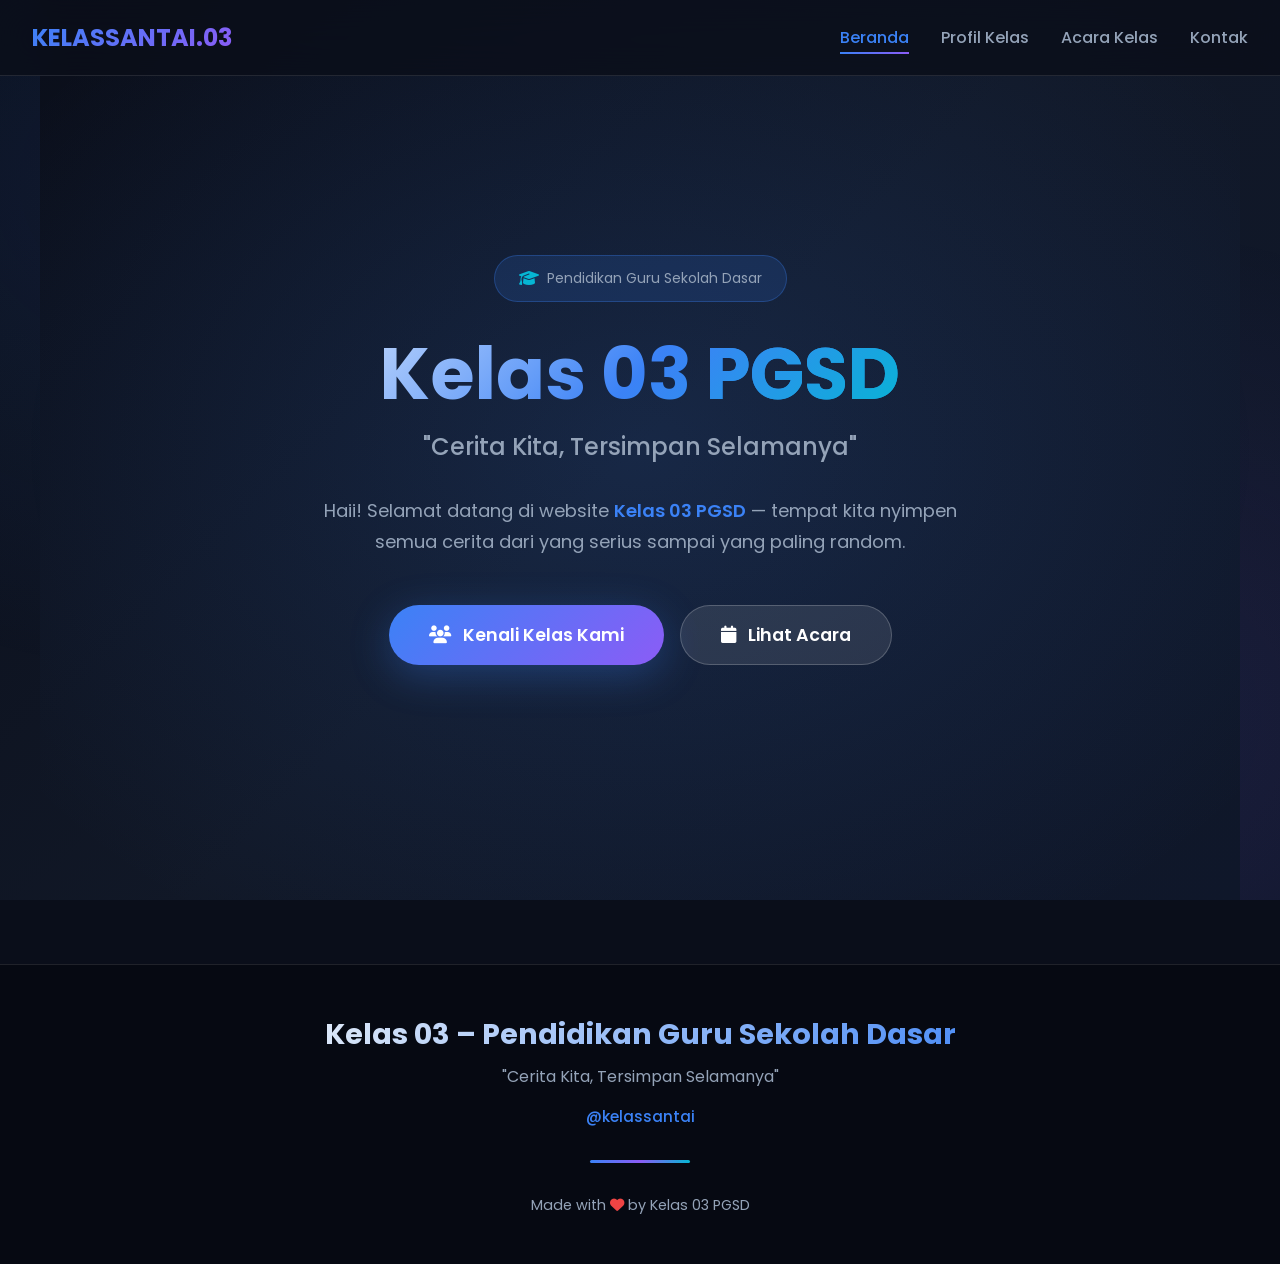
<file: index.html>
<!DOCTYPE html>
<html lang="id">
<head>
    <meta charset="UTF-8">
    <meta name="viewport" content="width=device-width, initial-scale=1.0">
    <title>Beranda - Kelas 03 PGSD</title>
    <link rel="preconnect" href="https://fonts.googleapis.com">
    <link rel="preconnect" href="https://fonts.gstatic.com" crossorigin>
    <link href="https://fonts.googleapis.com/css2?family=Poppins:wght@300;400;500;600;700&display=swap" rel="stylesheet">
    <link rel="stylesheet" href="https://cdnjs.cloudflare.com/ajax/libs/font-awesome/6.4.0/css/all.min.css">
    <link rel="stylesheet" href="style.css">
</head>
<body>
    <!-- Logo Popup Overlay -->
    <div class="logo-popup" id="logoPopup">
        <img src="logo kelas png.png" alt="Logo Kelas 03" class="logo-popup-image">
    </div>

    <!-- Background Layers -->
    <div class="bg-layer bg-layer-1"></div>
    <div class="bg-layer bg-layer-2"></div>
    <div class="bg-layer bg-layer-3"></div>

    <!-- Navbar -->
    <nav class="navbar">
        <a href="index.html" class="nav-logo">KELASSANTAI.03</a>
        <ul class="nav-links" id="navLinks">
            <li><a href="index.html" class="active">Beranda</a></li>
            <li><a href="Profil Kelas.html">Profil Kelas</a></li>
            <li><a href="Acara kelas.html">Acara Kelas</a></li>
            <li><a href="Kontak.html">Kontak</a></li>
        </ul>
        <button class="mobile-menu-btn" id="mobileMenuBtn">
            <i class="fas fa-bars"></i>
        </button>
    </nav>

    <!-- Hero Section -->
    <section class="hero" id="beranda">
        <div class="hero-bg">
            <div class="hero-bg-gradient"></div>
            <div class="hero-bg-glow"></div>
        </div>
        
        <div class="hero-content">
            <div class="hero-badge">
                <i class="fas fa-graduation-cap"></i>
                <span>Pendidikan Guru Sekolah Dasar</span>
            </div>
            
            <h1>Kelas 03 <span class="highlight">PGSD</span></h1>
            
            <p class="hero-tagline">"Cerita Kita, Tersimpan Selamanya"</p>
            
            <p class="hero-subtitle">
                Haii! Selamat datang di website <span class="highlight">Kelas 03 PGSD</span> — tempat kita nyimpen semua cerita dari yang serius sampai yang paling random.
            </p>
            
            <div class="hero-cta">
                <a href="Profil Kelas.html" class="cta-button">
                    <i class="fas fa-users"></i>
                    Kenali Kelas Kami
                </a>
                <a href="Acara kelas.html" class="cta-button secondary">
                    <i class="fas fa-calendar"></i>
                    Lihat Acara
                </a>
            </div>
        </div>
        
    </section>

    <!-- Footer -->
    <footer class="footer">
        <div class="footer-content">
            <h2 class="footer-title">Kelas 03 – Pendidikan Guru Sekolah Dasar</h2>
            <p class="footer-tagline">"Cerita Kita, Tersimpan Selamanya"</p>
            <p class="footer-username">@kelassantai</p>
            
            <div class="footer-divider"></div>
            
            <p class="footer-bottom">
                Made with <i class="fas fa-heart"></i> by Kelas 03 PGSD
            </p>
        </div>
    </footer>

    <script>
        // Mobile Menu Toggle
        const mobileMenuBtn = document.getElementById('mobileMenuBtn');
        const navLinks = document.getElementById('navLinks');

        mobileMenuBtn.addEventListener('click', () => {
            navLinks.classList.toggle('active');
            const icon = mobileMenuBtn.querySelector('i');
            icon.classList.toggle('fa-bars');
            icon.classList.toggle('fa-times');
        });

        // Close mobile menu when clicking a link
        document.querySelectorAll('.nav-links a').forEach(link => {
            link.addEventListener('click', () => {
                navLinks.classList.remove('active');
                const icon = mobileMenuBtn.querySelector('i');
                icon.classList.add('fa-bars');
                icon.classList.remove('fa-times');
            });
        });

        // Logo Popup
        const logoPopup = document.getElementById('logoPopup');
        const navLogo = document.querySelector('.nav-logo');

        if (navLogo && logoPopup) {
            navLogo.style.cursor = 'pointer';
            
            navLogo.addEventListener('click', (e) => {
                e.preventDefault();
                logoPopup.classList.add('active');
                
                // Hide after 2 seconds
                setTimeout(() => {
                    logoPopup.classList.remove('active');
                }, 2000);
            });

            // Close on click outside
            logoPopup.addEventListener('click', () => {
                logoPopup.classList.remove('active');
            });
        }
    </script>
</body>
</html>
</file>
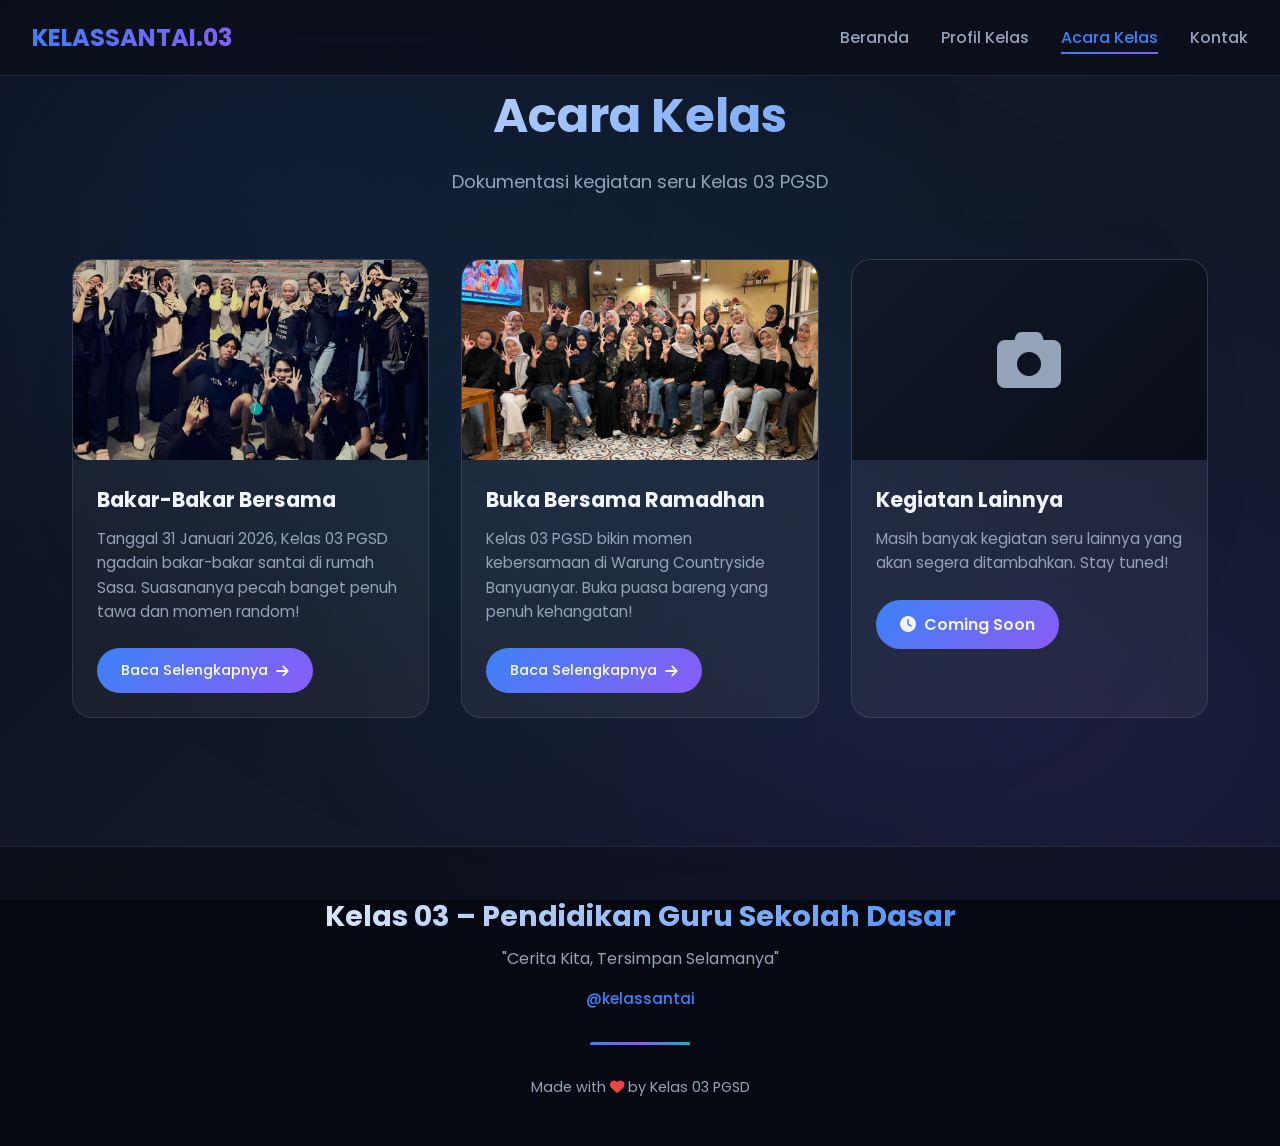
<file: Acara kelas.html>
<!DOCTYPE html>
<html lang="id">
<head>
    <meta charset="UTF-8">
    <meta name="viewport" content="width=device-width, initial-scale=1.0">
    <title>Acara Kelas - Kelas 03 PGSD</title>
    <link rel="preconnect" href="https://fonts.googleapis.com">
    <link rel="preconnect" href="https://fonts.gstatic.com" crossorigin>
    <link href="https://fonts.googleapis.com/css2?family=Poppins:wght@300;400;500;600;700&display=swap" rel="stylesheet">
    <link rel="stylesheet" href="https://cdnjs.cloudflare.com/ajax/libs/font-awesome/6.4.0/css/all.min.css">
    <link rel="stylesheet" href="style.css">
</head>
<body>
    <!-- Logo Popup Overlay -->
    <div class="logo-popup" id="logoPopup">
        <img src="logo kelas png.png" alt="Logo Kelas 03" class="logo-popup-image">
    </div>

    <!-- Background Layers -->
    <div class="bg-layer bg-layer-1"></div>
    <div class="bg-layer bg-layer-2"></div>
    <div class="bg-layer bg-layer-3"></div>

    <!-- Navbar -->
    <nav class="navbar">
        <a href="index.html" class="nav-logo">KELASSANTAI.03</a>
        <ul class="nav-links" id="navLinks">
            <li><a href="index.html">Beranda</a></li>
            <li><a href="Profil Kelas.html">Profil Kelas</a></li>
            <li><a href="Acara kelas.html" class="active">Acara Kelas</a></li>
            <li><a href="Kontak.html">Kontak</a></li>
        </ul>
        <button class="mobile-menu-btn" id="mobileMenuBtn">
            <i class="fas fa-bars"></i>
        </button>
    </nav>

    <!-- Acara Kelas Section -->
    <section id="acara" class="page-content">
        <div class="section-header">
            <h2>Acara Kelas</h2>
            <p>Dokumentasi kegiatan seru Kelas 03 PGSD</p>
        </div>

        <!-- Activity Cards Grid -->
        <div class="activity-grid">
            <!-- Activity Card 1: Bakar-Bakar -->
            <div class="activity-card">
                <div class="activity-image">
                    <img src="Untitled design.jpg" alt="Bakar-Bakar" class="activity-img">
                </div>
                <div class="activity-content">
                    <h3>Bakar-Bakar Bersama</h3>
                    <p>Tanggal 31 Januari 2026, Kelas 03 PGSD ngadain bakar-bakar santai di rumah Sasa. Suasananya pecah banget penuh tawa dan momen random!</p>
                    <a href="bakar-bakar.html" class="read-more-btn">
                        Baca Selengkapnya
                        <i class="fas fa-arrow-right"></i>
                    </a>
                </div>
            </div>

            <!-- Activity Card 2: Buka Bersama -->
            <div class="activity-card">
                <div class="activity-image">
                    <img src="Untitled design (1).jpg" alt="Buka Bersama" class="activity-img">
                </div>
                <div class="activity-content">
                    <h3>Buka Bersama Ramadhan</h3>
                    <p>Kelas 03 PGSD bikin momen kebersamaan di Warung Countryside Banyuanyar. Buka puasa bareng yang penuh kehangatan!</p>
                    <a href="buka bersama.html" class="read-more-btn">
                        Baca Selengkapnya
                        <i class="fas fa-arrow-right"></i>
                    </a>
                </div>
            </div>

            <!-- Activity Card 3: Coming Soon -->
            <div class="activity-card">
                <div class="activity-image">
                    <i class="fas fa-camera" style="font-size: 4rem; color: var(--text-secondary);"></i>
                </div>
                <div class="activity-content">
                    <h3>Kegiatan Lainnya</h3>
                    <p>Masih banyak kegiatan seru lainnya yang akan segera ditambahkan. Stay tuned!</p>
                    <span class="coming-soon-badge" style="display: inline-flex; margin-top: 0;">
                        <i class="fas fa-clock"></i>
                        Coming Soon
                    </span>
                </div>
            </div>
        </div>
    </section>

    <!-- Footer -->
    <footer class="footer">
        <div class="footer-content">
            <h2 class="footer-title">Kelas 03 – Pendidikan Guru Sekolah Dasar</h2>
            <p class="footer-tagline">"Cerita Kita, Tersimpan Selamanya"</p>
            <p class="footer-username">@kelassantai</p>
            
            <div class="footer-divider"></div>
            
            <p class="footer-bottom">
                Made with <i class="fas fa-heart"></i> by Kelas 03 PGSD
            </p>
        </div>
    </footer>

    <script>
        // Mobile Menu Toggle
        const mobileMenuBtn = document.getElementById('mobileMenuBtn');
        const navLinks = document.getElementById('navLinks');

        mobileMenuBtn.addEventListener('click', () => {
            navLinks.classList.toggle('active');
            const icon = mobileMenuBtn.querySelector('i');
            icon.classList.toggle('fa-bars');
            icon.classList.toggle('fa-times');
        });

        // Close mobile menu when clicking a link
        document.querySelectorAll('.nav-links a').forEach(link => {
            link.addEventListener('click', () => {
                navLinks.classList.remove('active');
                const icon = mobileMenuBtn.querySelector('i');
                icon.classList.add('fa-bars');
                icon.classList.remove('fa-times');
            });
        });

        // Logo Popup
        const logoPopup = document.getElementById('logoPopup');
        const navLogo = document.querySelector('.nav-logo');

        if (navLogo && logoPopup) {
            navLogo.style.cursor = 'pointer';
            
            navLogo.addEventListener('click', (e) => {
                e.preventDefault();
                logoPopup.classList.add('active');
                
                setTimeout(() => {
                    logoPopup.classList.remove('active');
                }, 2000);
            });

            logoPopup.addEventListener('click', () => {
                logoPopup.classList.remove('active');
            });
        }
    </script>
</body>
</html>
</file>
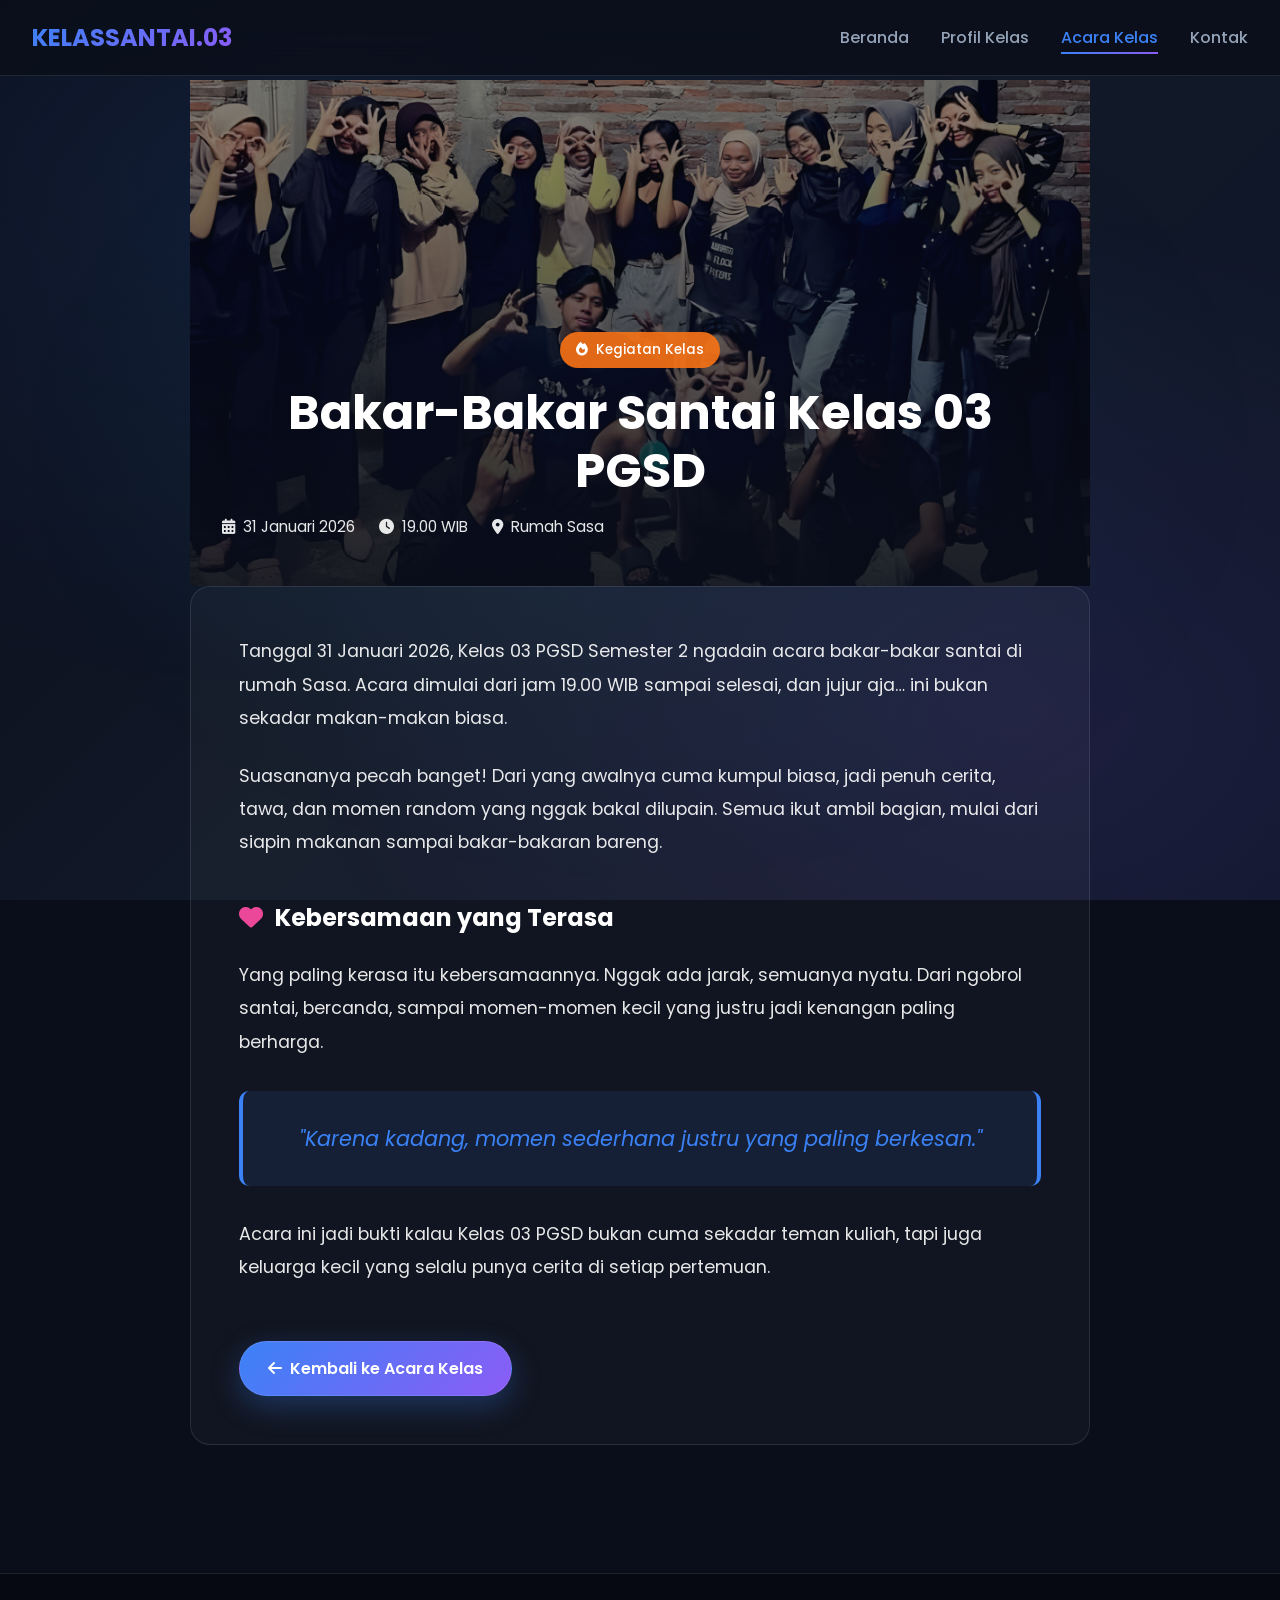
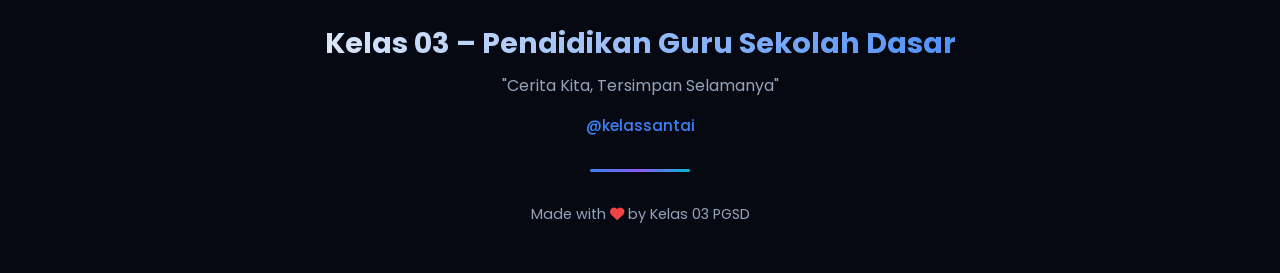
<file: bakar-bakar.html>
<!DOCTYPE html>
<html lang="id">
<head>
    <meta charset="UTF-8">
    <meta name="viewport" content="width=device-width, initial-scale=1.0">
    <title>Bakar-Bakar Bersama - Kelas 03 PGSD</title>
    <link rel="preconnect" href="https://fonts.googleapis.com">
    <link rel="preconnect" href="https://fonts.gstatic.com" crossorigin>
    <link href="https://fonts.googleapis.com/css2?family=Poppins:wght@300;400;500;600;700&display=swap" rel="stylesheet">
    <link rel="stylesheet" href="https://cdnjs.cloudflare.com/ajax/libs/font-awesome/6.4.0/css/all.min.css">
    <link rel="stylesheet" href="style.css">
</head>
<body>
    <!-- Logo Popup Overlay -->
    <div class="logo-popup" id="logoPopup">
        <img src="logo kelas png.png" alt="Logo Kelas 03" class="logo-popup-image">
    </div>

    <!-- Background Layers -->
    <div class="bg-layer bg-layer-1"></div>
    <div class="bg-layer bg-layer-2"></div>
    <div class="bg-layer bg-layer-3"></div>

    <!-- Navbar -->
    <nav class="navbar">
        <a href="index.html" class="nav-logo">KELASSANTAI.03</a>
        <ul class="nav-links" id="navLinks">
            <li><a href="index.html">Beranda</a></li>
            <li><a href="Profil Kelas.html">Profil Kelas</a></li>
            <li><a href="Acara kelas.html" class="active">Acara Kelas</a></li>
            <li><a href="Kontak.html">Kontak</a></li>
        </ul>
        <button class="mobile-menu-btn" id="mobileMenuBtn">
            <i class="fas fa-bars"></i>
        </button>
    </nav>

    <!-- Article Section -->
    <section class="page-content article-section">
        <div class="article-container">
            <!-- Article Header Image -->
            <div class="article-header">
                <img src="Untitled design.jpg" alt="Bakar-Bakar Kelas 03 PGSD" class="article-image" style="aspect-ratio: 4000/2250;">
                <div class="article-image-overlay"></div>
                <div class="article-header-content">
                    <span class="article-category"><i class="fas fa-fire"></i> Kegiatan Kelas</span>
                    <h1>Bakar-Bakar Santai Kelas 03 PGSD</h1>
                    <div class="article-meta">
                        <span><i class="fas fa-calendar-alt"></i> 31 Januari 2026</span>
                        <span><i class="fas fa-clock"></i> 19.00 WIB</span>
                        <span><i class="fas fa-map-marker-alt"></i> Rumah Sasa</span>
                    </div>
                </div>
            </div>

            <!-- Article Content -->
            <div class="article-body">
                <p class="article-lead">
                    Tanggal 31 Januari 2026, Kelas 03 PGSD Semester 2 ngadain acara bakar-bakar santai di rumah Sasa. 
                    Acara dimulai dari jam 19.00 WIB sampai selesai, dan jujur aja… ini bukan sekadar makan-makan biasa.
                </p>

                <p>
                    Suasananya pecah banget! Dari yang awalnya cuma kumpul biasa, jadi penuh cerita, tawa, dan momen random yang nggak bakal dilupain. 
                    Semua ikut ambil bagian, mulai dari siapin makanan sampai bakar-bakaran bareng.
                </p>

                <h2><i class="fas fa-heart"></i> Kebersamaan yang Terasa</h2>
                
                <p>
                    Yang paling kerasa itu kebersamaannya. Nggak ada jarak, semuanya nyatu. Dari ngobrol santai, bercanda, sampai momen-momen kecil yang justru jadi kenangan paling berharga.
                </p>

                <blockquote class="article-quote">
                    "Karena kadang, momen sederhana justru yang paling berkesan."
                </blockquote>

                <p>
                    Acara ini jadi bukti kalau Kelas 03 PGSD bukan cuma sekadar teman kuliah, tapi juga keluarga kecil yang selalu punya cerita di setiap pertemuan.
                </p>

                <!-- Back Button -->
                <a href="Acara kelas.html" class="back-btn">
                    <i class="fas fa-arrow-left"></i>
                    Kembali ke Acara Kelas
                </a>
            </div>
        </div>
    </section>

    <!-- Footer -->
    <footer class="footer">
        <div class="footer-content">
            <h2 class="footer-title">Kelas 03 – Pendidikan Guru Sekolah Dasar</h2>
            <p class="footer-tagline">"Cerita Kita, Tersimpan Selamanya"</p>
            <p class="footer-username">@kelassantai</p>
            
            <div class="footer-divider"></div>
            
            <p class="footer-bottom">
                Made with <i class="fas fa-heart"></i> by Kelas 03 PGSD
            </p>
        </div>
    </footer>

    <script>
        // Mobile Menu Toggle
        const mobileMenuBtn = document.getElementById('mobileMenuBtn');
        const navLinks = document.getElementById('navLinks');

        mobileMenuBtn.addEventListener('click', () => {
            navLinks.classList.toggle('active');
            const icon = mobileMenuBtn.querySelector('i');
            icon.classList.toggle('fa-bars');
            icon.classList.toggle('fa-times');
        });

        // Close mobile menu when clicking a link
        document.querySelectorAll('.nav-links a').forEach(link => {
            link.addEventListener('click', () => {
                navLinks.classList.remove('active');
                const icon = mobileMenuBtn.querySelector('i');
                icon.classList.add('fa-bars');
                icon.classList.remove('fa-times');
            });
        });

        // Logo Popup
        const logoPopup = document.getElementById('logoPopup');
        const navLogo = document.querySelector('.nav-logo');

        if (navLogo && logoPopup) {
            navLogo.style.cursor = 'pointer';
            
            navLogo.addEventListener('click', (e) => {
                e.preventDefault();
                logoPopup.classList.add('active');
                
                setTimeout(() => {
                    logoPopup.classList.remove('active');
                }, 2000);
            });

            logoPopup.addEventListener('click', () => {
                logoPopup.classList.remove('active');
            });
        }
    </script>
</body>
</html>
</file>
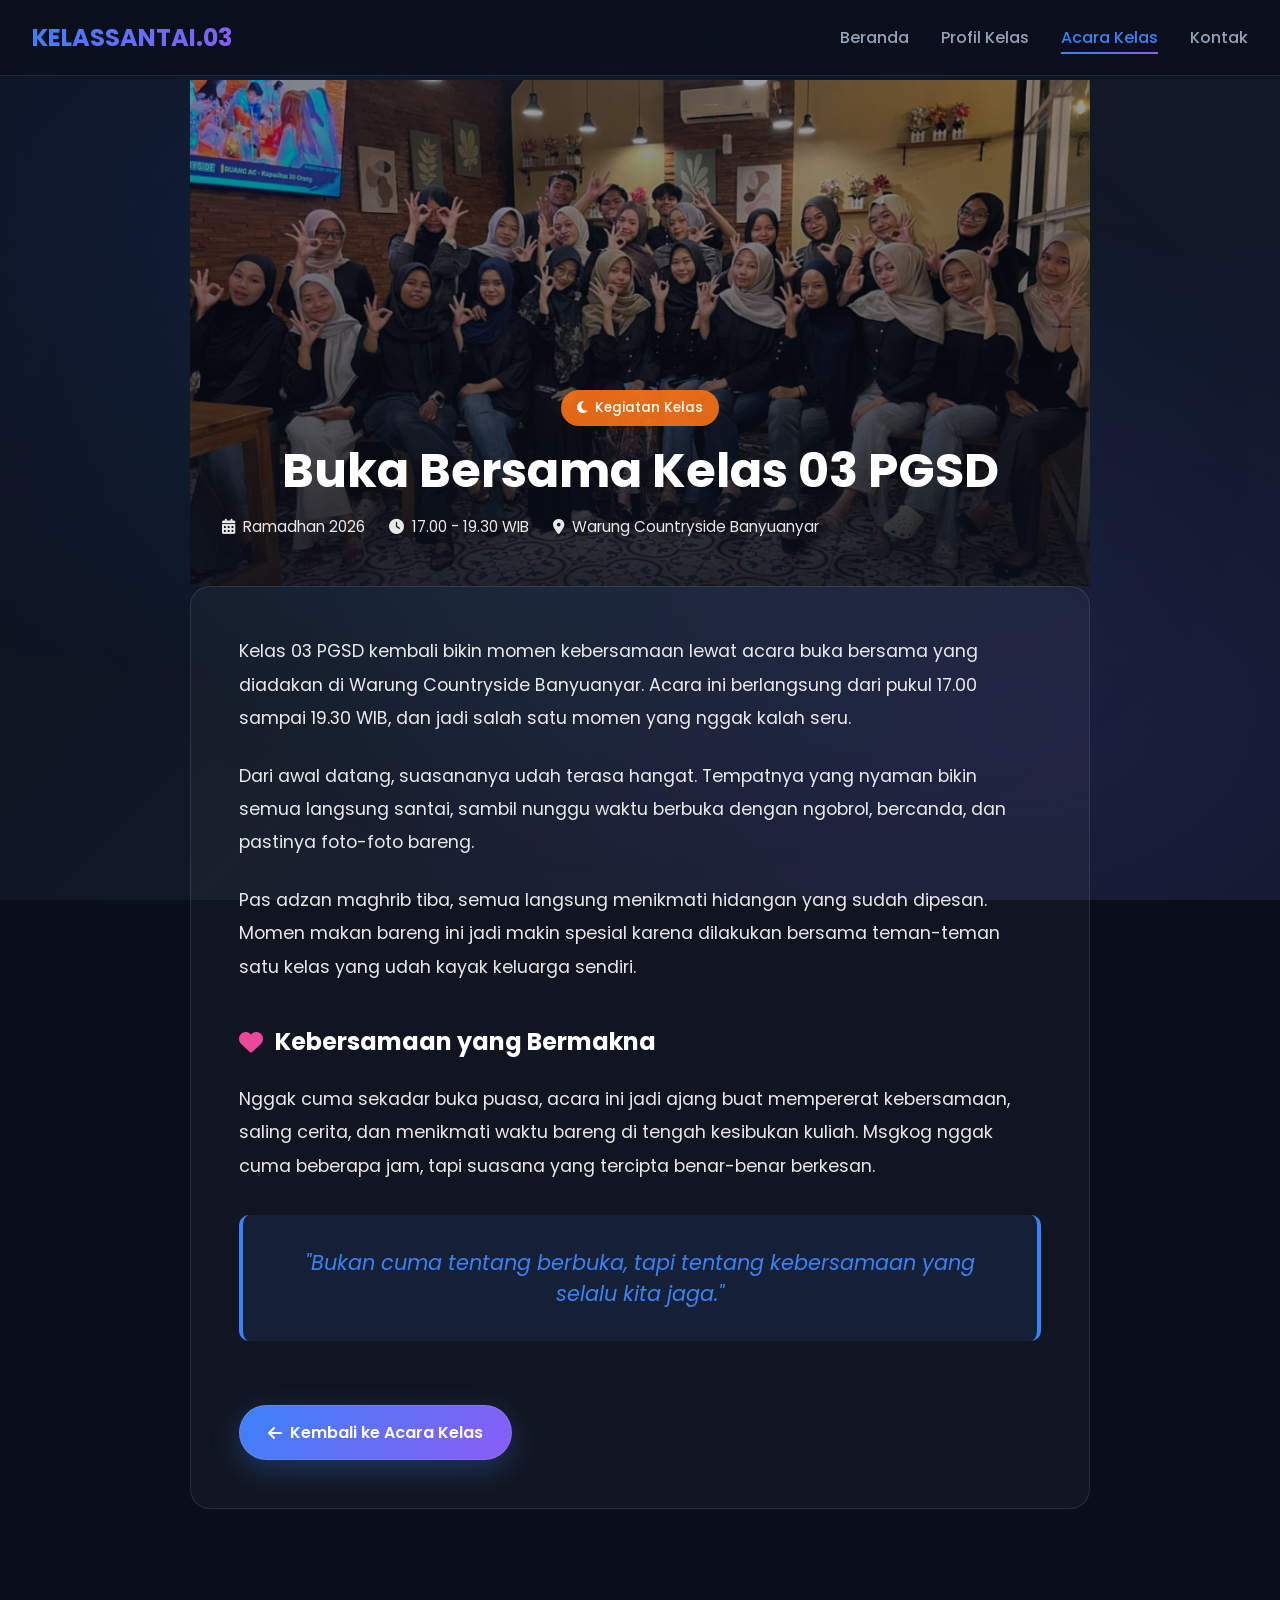
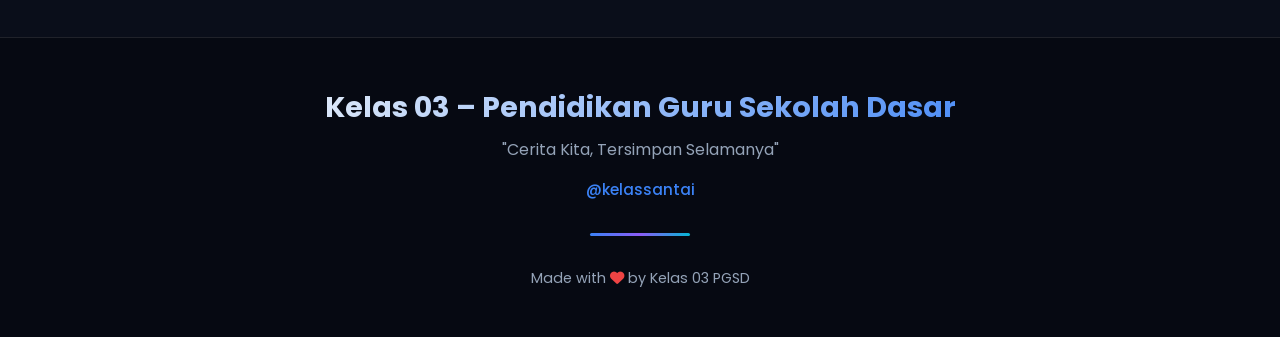
<file: buka bersama.html>
<!DOCTYPE html>
<html lang="id">
<head>
    <meta charset="UTF-8">
    <meta name="viewport" content="width=device-width, initial-scale=1.0">
    <title>Buka Bersama - Kelas 03 PGSD</title>
    <link rel="preconnect" href="https://fonts.googleapis.com">
    <link rel="preconnect" href="https://fonts.gstatic.com" crossorigin>
    <link href="https://fonts.googleapis.com/css2?family=Poppins:wght@300;400;500;600;700&display=swap" rel="stylesheet">
    <link rel="stylesheet" href="https://cdnjs.cloudflare.com/ajax/libs/font-awesome/6.4.0/css/all.min.css">
    <link rel="stylesheet" href="style.css">
</head>
<body>
    <!-- Logo Popup Overlay -->
    <div class="logo-popup" id="logoPopup">
        <img src="logo kelas png.png" alt="Logo Kelas 03" class="logo-popup-image">
    </div>

    <!-- Background Layers -->
    <div class="bg-layer bg-layer-1"></div>
    <div class="bg-layer bg-layer-2"></div>
    <div class="bg-layer bg-layer-3"></div>

    <!-- Navbar -->
    <nav class="navbar">
        <a href="index.html" class="nav-logo">KELASSANTAI.03</a>
        <ul class="nav-links" id="navLinks">
            <li><a href="index.html">Beranda</a></li>
            <li><a href="Profil Kelas.html">Profil Kelas</a></li>
            <li><a href="Acara kelas.html" class="active">Acara Kelas</a></li>
            <li><a href="Kontak.html">Kontak</a></li>
        </ul>
        <button class="mobile-menu-btn" id="mobileMenuBtn">
            <i class="fas fa-bars"></i>
        </button>
    </nav>

    <!-- Article Section -->
    <section class="page-content article-section">
        <div class="article-container">
            <!-- Article Header Image -->
            <div class="article-header">
                <img src="Untitled design (1).jpg" alt="Buka Bersama Kelas 03 PGSD" class="article-image" style="aspect-ratio: 4000/2250;">
                <div class="article-image-overlay"></div>
                <div class="article-header-content">
                    <span class="article-category"><i class="fas fa-moon"></i> Kegiatan Kelas</span>
                    <h1>Buka Bersama Kelas 03 PGSD</h1>
                    <div class="article-meta">
                        <span><i class="fas fa-calendar-alt"></i> Ramadhan 2026</span>
                        <span><i class="fas fa-clock"></i> 17.00 - 19.30 WIB</span>
                        <span><i class="fas fa-map-marker-alt"></i> Warung Countryside Banyuanyar</span>
                    </div>
                </div>
            </div>

            <!-- Article Content -->
            <div class="article-body">
                <p class="article-lead">
                    Kelas 03 PGSD kembali bikin momen kebersamaan lewat acara buka bersama yang diadakan di Warung Countryside Banyuanyar. 
                    Acara ini berlangsung dari pukul 17.00 sampai 19.30 WIB, dan jadi salah satu momen yang nggak kalah seru.
                </p>

                <p>
                    Dari awal datang, suasananya udah terasa hangat. Tempatnya yang nyaman bikin semua langsung santai, sambil nunggu waktu berbuka dengan ngobrol, bercanda, dan pastinya foto-foto bareng.
                </p>

                <p>
                    Pas adzan maghrib tiba, semua langsung menikmati hidangan yang sudah dipesan. Momen makan bareng ini jadi makin spesial karena dilakukan bersama teman-teman satu kelas yang udah kayak keluarga sendiri.
                </p>

                <h2><i class="fas fa-heart"></i> Kebersamaan yang Bermakna</h2>
                
                <p>
                    Nggak cuma sekadar buka puasa, acara ini jadi ajang buat mempererat kebersamaan, saling cerita, dan menikmati waktu bareng di tengah kesibukan kuliah. Msgkog nggak cuma beberapa jam, tapi suasana yang tercipta benar-benar berkesan.
                </p>

                <blockquote class="article-quote">
                    "Bukan cuma tentang berbuka, tapi tentang kebersamaan yang selalu kita jaga."
                </blockquote>

                <!-- Back Button -->
                <a href="Acara kelas.html" class="back-btn">
                    <i class="fas fa-arrow-left"></i>
                    Kembali ke Acara Kelas
                </a>
            </div>
        </div>
    </section>

    <!-- Footer -->
    <footer class="footer">
        <div class="footer-content">
            <h2 class="footer-title">Kelas 03 – Pendidikan Guru Sekolah Dasar</h2>
            <p class="footer-tagline">"Cerita Kita, Tersimpan Selamanya"</p>
            <p class="footer-username">@kelassantai</p>
            
            <div class="footer-divider"></div>
            
            <p class="footer-bottom">
                Made with <i class="fas fa-heart"></i> by Kelas 03 PGSD
            </p>
        </div>
    </footer>

    <script>
        // Mobile Menu Toggle
        const mobileMenuBtn = document.getElementById('mobileMenuBtn');
        const navLinks = document.getElementById('navLinks');

        mobileMenuBtn.addEventListener('click', () => {
            navLinks.classList.toggle('active');
            const icon = mobileMenuBtn.querySelector('i');
            icon.classList.toggle('fa-bars');
            icon.classList.toggle('fa-times');
        });

        // Close mobile menu when clicking a link
        document.querySelectorAll('.nav-links a').forEach(link => {
            link.addEventListener('click', () => {
                navLinks.classList.remove('active');
                const icon = mobileMenuBtn.querySelector('i');
                icon.classList.add('fa-bars');
                icon.classList.remove('fa-times');
            });
        });

        // Logo Popup
        const logoPopup = document.getElementById('logoPopup');
        const navLogo = document.querySelector('.nav-logo');

        if (navLogo && logoPopup) {
            navLogo.style.cursor = 'pointer';
            
            navLogo.addEventListener('click', (e) => {
                e.preventDefault();
                logoPopup.classList.add('active');
                
                setTimeout(() => {
                    logoPopup.classList.remove('active');
                }, 2000);
            });

            logoPopup.addEventListener('click', () => {
                logoPopup.classList.remove('active');
            });
        }
    </script>
</body>
</html>
</file>
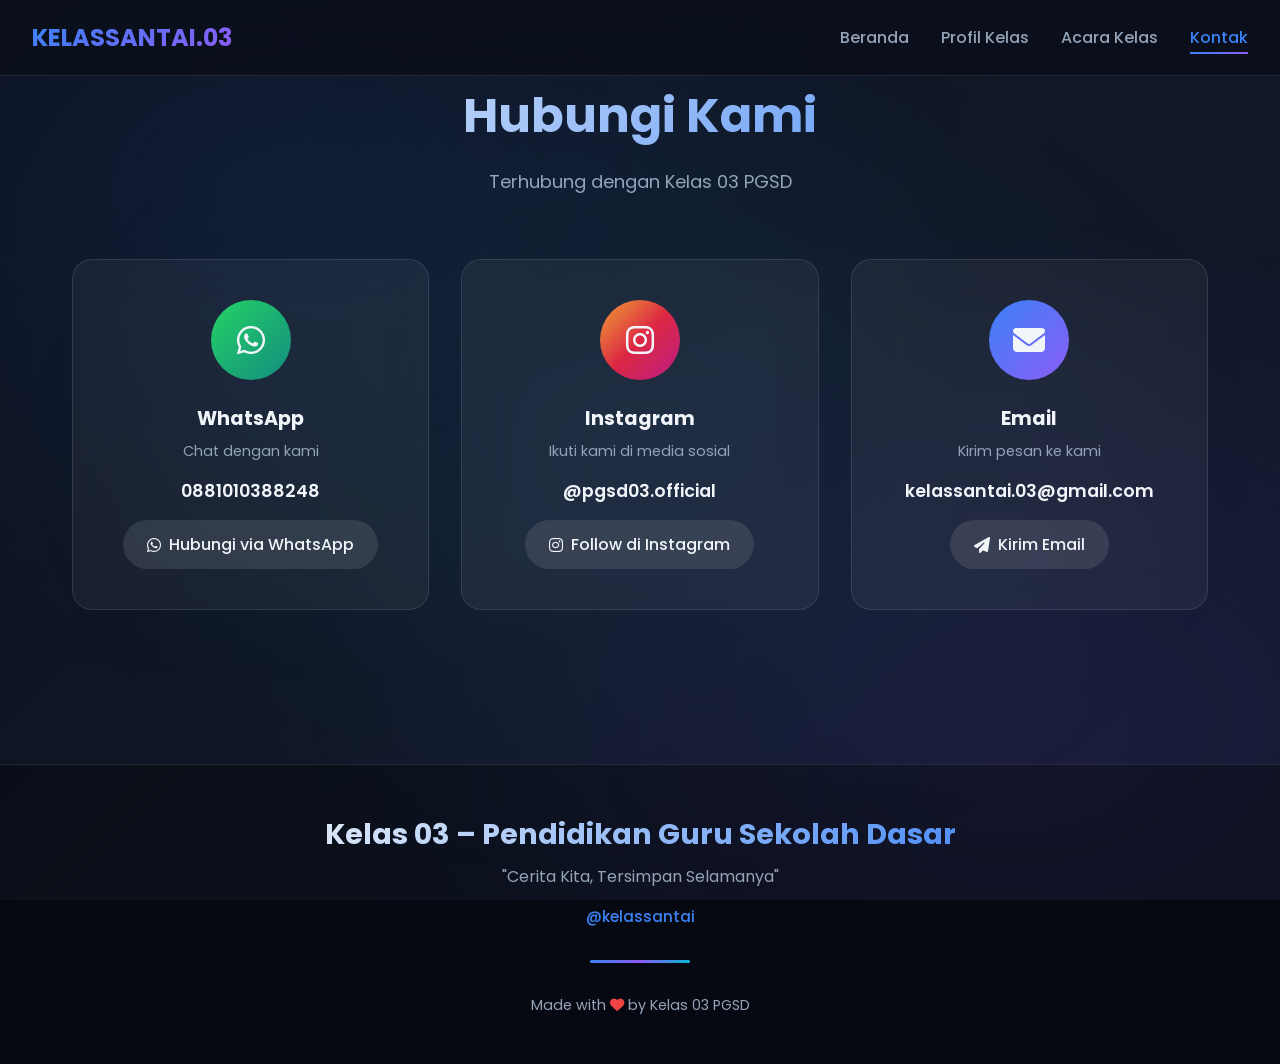
<file: Kontak.html>
<!DOCTYPE html>
<html lang="id">
<head>
    <meta charset="UTF-8">
    <meta name="viewport" content="width=device-width, initial-scale=1.0">
    <title>Kontak - Kelas 03 PGSD</title>
    <link rel="preconnect" href="https://fonts.googleapis.com">
    <link rel="preconnect" href="https://fonts.gstatic.com" crossorigin>
    <link href="https://fonts.googleapis.com/css2?family=Poppins:wght@300;400;500;600;700&display=swap" rel="stylesheet">
    <link rel="stylesheet" href="https://cdnjs.cloudflare.com/ajax/libs/font-awesome/6.4.0/css/all.min.css">
    <link rel="stylesheet" href="style.css">
</head>
<body>
    <!-- Logo Popup Overlay -->
    <div class="logo-popup" id="logoPopup">
        <img src="logo kelas png.png" alt="Logo Kelas 03" class="logo-popup-image">
    </div>

    <!-- Background Layers -->
    <div class="bg-layer bg-layer-1"></div>
    <div class="bg-layer bg-layer-2"></div>
    <div class="bg-layer bg-layer-3"></div>

    <!-- Navbar -->
    <nav class="navbar">
        <a href="index.html" class="nav-logo">KELASSANTAI.03</a>
        <ul class="nav-links" id="navLinks">
            <li><a href="index.html">Beranda</a></li>
            <li><a href="Profil Kelas.html">Profil Kelas</a></li>
            <li><a href="Acara kelas.html">Acara Kelas</a></li>
            <li><a href="Kontak.html" class="active">Kontak</a></li>
        </ul>
        <button class="mobile-menu-btn" id="mobileMenuBtn">
            <i class="fas fa-bars"></i>
        </button>
    </nav>

    <!-- Kontak Section -->
    <section id="kontak" class="page-content">
        <div class="section-header">
            <h2>Hubungi Kami</h2>
            <p>Terhubung dengan Kelas 03 PGSD</p>
        </div>

        <div class="contact-grid">
            <div class="card contact-card whatsapp">
                <div class="contact-icon">
                    <i class="fab fa-whatsapp"></i>
                </div>
                <h3>WhatsApp</h3>
                <p class="contact-label">Chat dengan kami</p>
                <p class="contact-value">0881010388248</p>
                <a href="https://wa.me/62881010388248" class="contact-link" target="_blank">
                    <i class="fab fa-whatsapp"></i>
                    Hubungi via WhatsApp
                </a>
            </div>

            <div class="card contact-card instagram">
                <div class="contact-icon">
                    <i class="fab fa-instagram"></i>
                </div>
                <h3>Instagram</h3>
                <p class="contact-label">Ikuti kami di media sosial</p>
                <p class="contact-value">@pgsd03.official</p>
                <a href="https://instagram.com/pgsd03.official" class="contact-link" target="_blank">
                    <i class="fab fa-instagram"></i>
                    Follow di Instagram
                </a>
            </div>

            <div class="card contact-card email">
                <div class="contact-icon">
                    <i class="fas fa-envelope"></i>
                </div>
                <h3>Email</h3>
                <p class="contact-label">Kirim pesan ke kami</p>
                <p class="contact-value">kelassantai.03@gmail.com</p>
                <a href="mailto:kelassantai.03@gmail.com" class="contact-link">
                    <i class="fas fa-paper-plane"></i>
                    Kirim Email
                </a>
            </div>
        </div>
    </section>

    <!-- Footer -->
    <footer class="footer">
        <div class="footer-content">
            <h2 class="footer-title">Kelas 03 – Pendidikan Guru Sekolah Dasar</h2>
            <p class="footer-tagline">"Cerita Kita, Tersimpan Selamanya"</p>
            <p class="footer-username">@kelassantai</p>
            
            <div class="footer-divider"></div>
            
            <p class="footer-bottom">
                Made with <i class="fas fa-heart"></i> by Kelas 03 PGSD
            </p>
        </div>
    </footer>

    <script>
        // Mobile Menu Toggle
        const mobileMenuBtn = document.getElementById('mobileMenuBtn');
        const navLinks = document.getElementById('navLinks');

        mobileMenuBtn.addEventListener('click', () => {
            navLinks.classList.toggle('active');
            const icon = mobileMenuBtn.querySelector('i');
            icon.classList.toggle('fa-bars');
            icon.classList.toggle('fa-times');
        });

        // Close mobile menu when clicking a link
        document.querySelectorAll('.nav-links a').forEach(link => {
            link.addEventListener('click', () => {
                navLinks.classList.remove('active');
                const icon = mobileMenuBtn.querySelector('i');
                icon.classList.add('fa-bars');
                icon.classList.remove('fa-times');
            });
        });

        // Logo Popup
        const logoPopup = document.getElementById('logoPopup');
        const navLogo = document.querySelector('.nav-logo');

        if (navLogo && logoPopup) {
            navLogo.style.cursor = 'pointer';
            
            navLogo.addEventListener('click', (e) => {
                e.preventDefault();
                logoPopup.classList.add('active');
                
                setTimeout(() => {
                    logoPopup.classList.remove('active');
                }, 2000);
            });

            logoPopup.addEventListener('click', () => {
                logoPopup.classList.remove('active');
            });
        }
    </script>
</body>
</html>
</file>
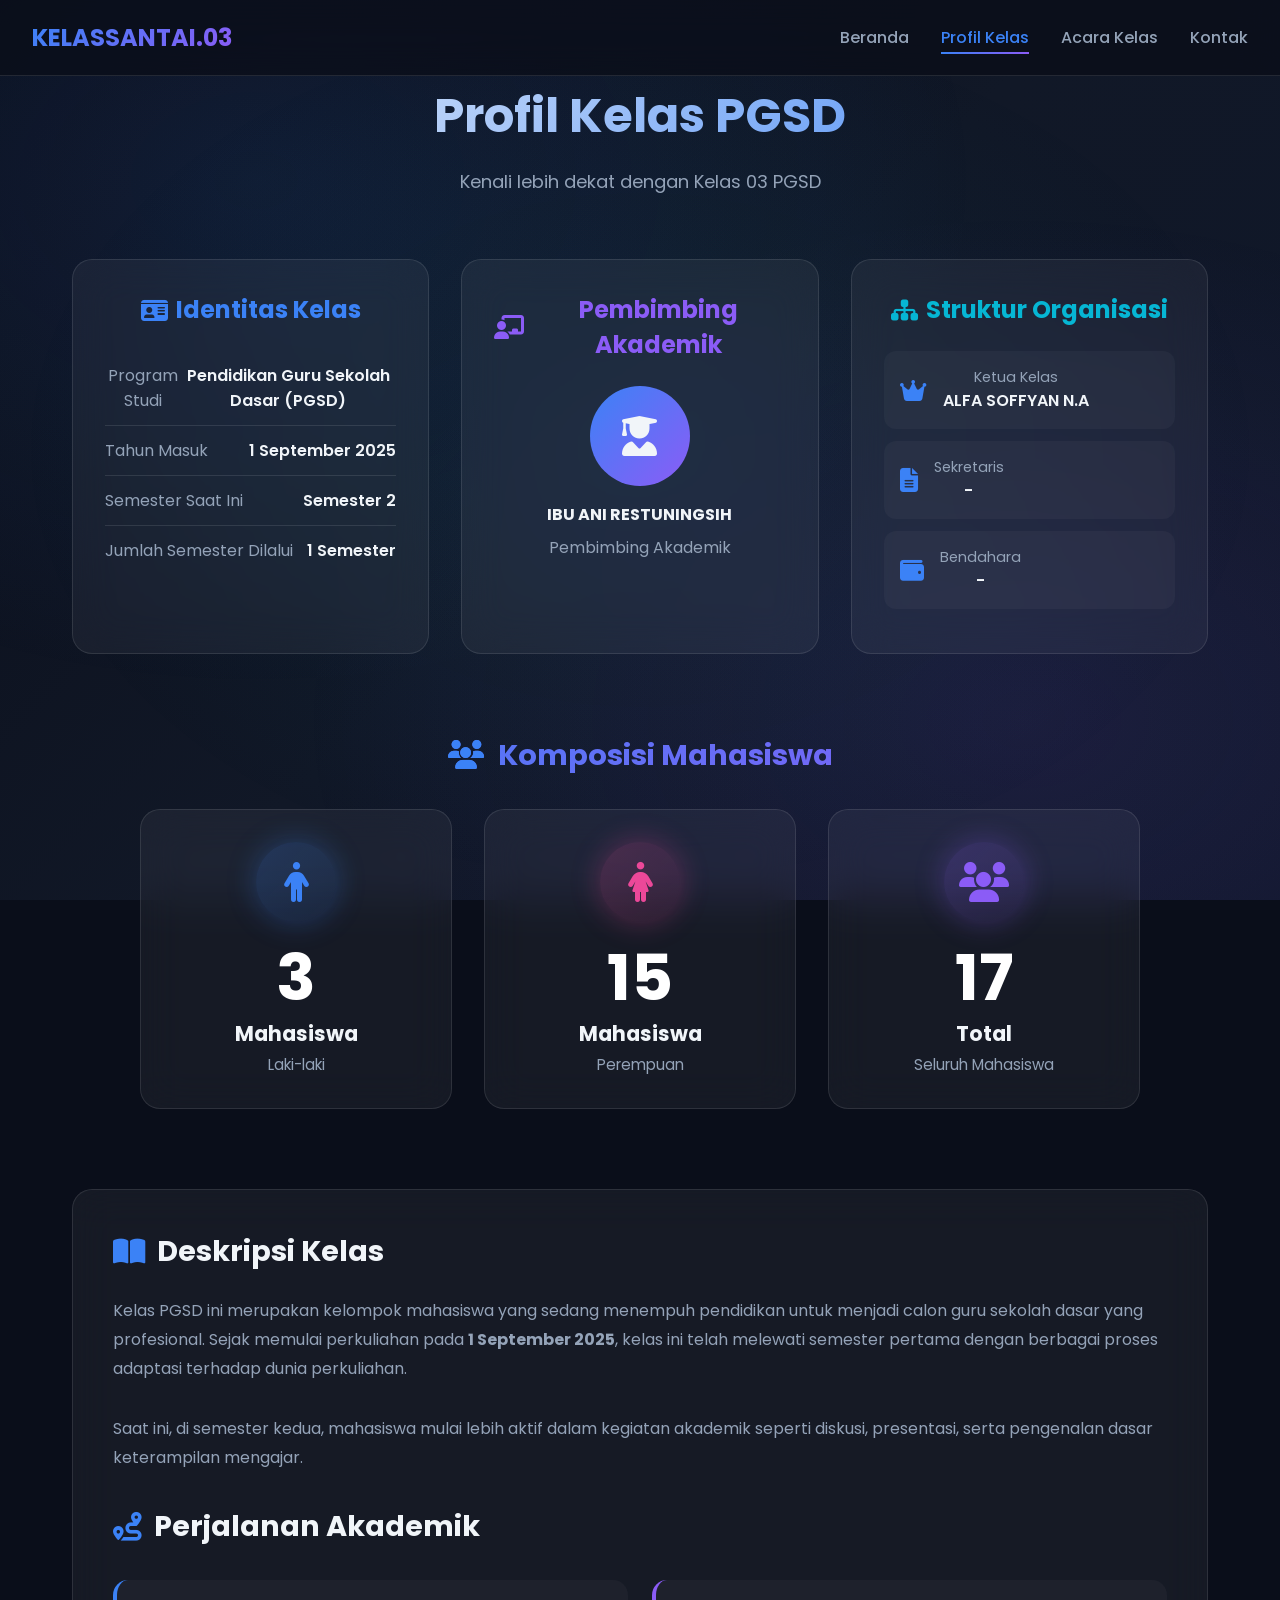
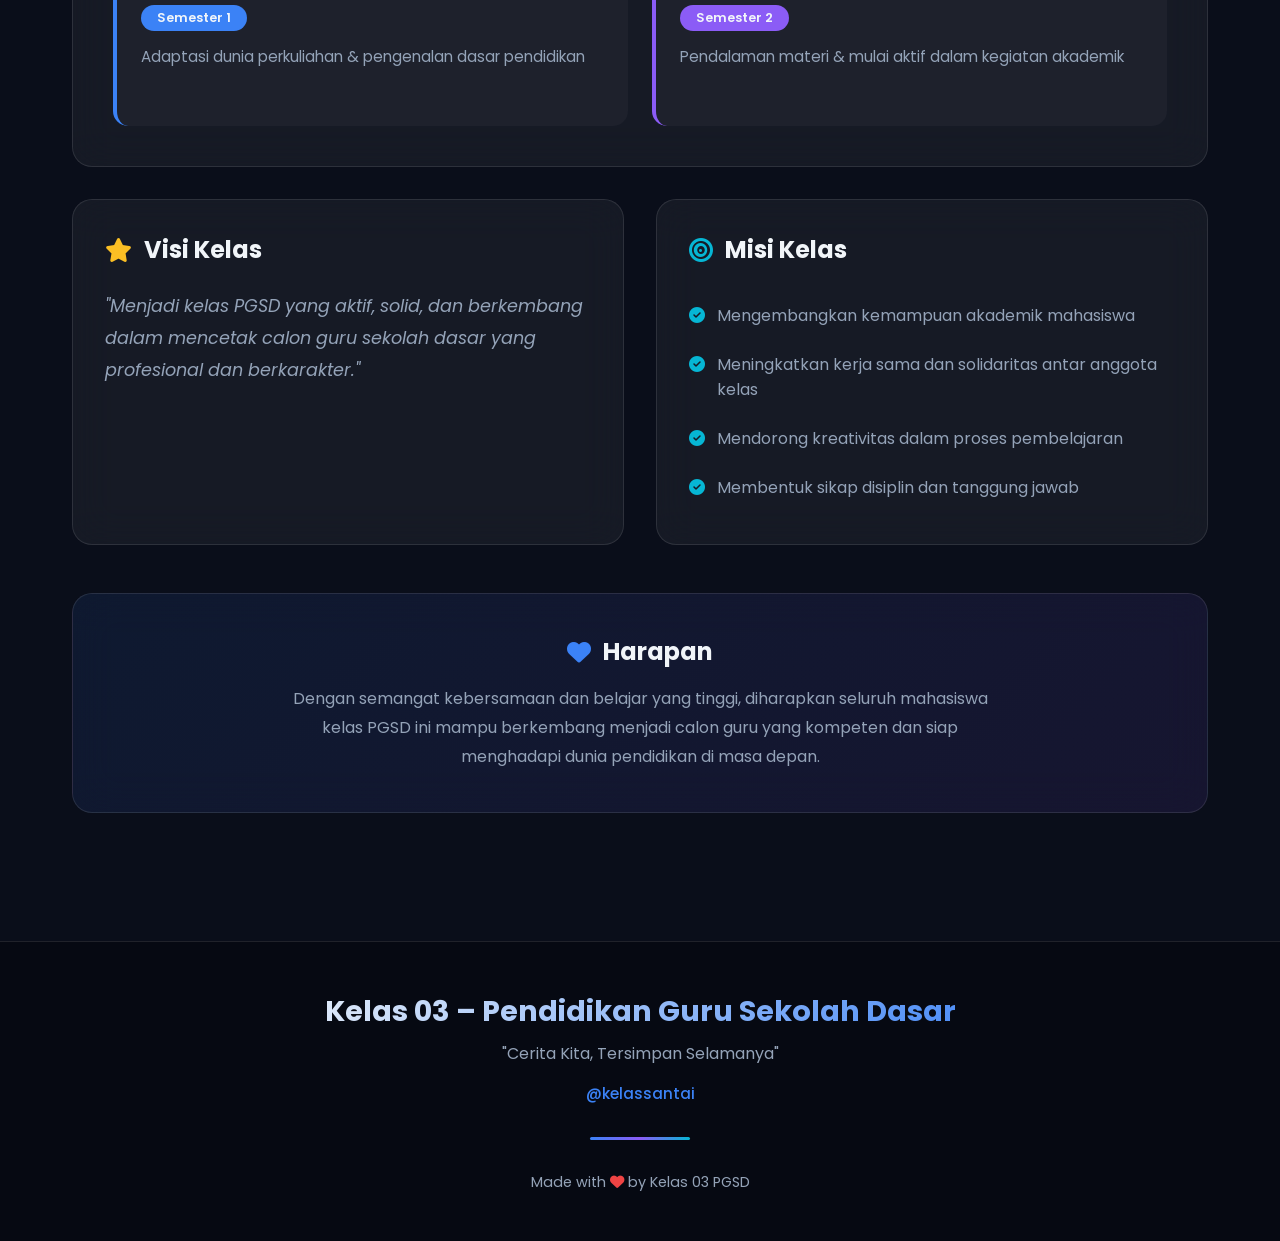
<file: Profil Kelas.html>
<!DOCTYPE html>
<html lang="id">
<head>
    <meta charset="UTF-8">
    <meta name="viewport" content="width=device-width, initial-scale=1.0">
    <title>Profil Kelas - Kelas 03 PGSD</title>
    <link rel="preconnect" href="https://fonts.googleapis.com">
    <link rel="preconnect" href="https://fonts.gstatic.com" crossorigin>
    <link href="https://fonts.googleapis.com/css2?family=Poppins:wght@300;400;500;600;700&display=swap" rel="stylesheet">
    <link rel="stylesheet" href="https://cdnjs.cloudflare.com/ajax/libs/font-awesome/6.4.0/css/all.min.css">
    <link rel="stylesheet" href="style.css">
</head>
<body>
    <!-- Logo Popup Overlay -->
    <div class="logo-popup" id="logoPopup">
        <img src="logo kelas png.png" alt="Logo Kelas 03" class="logo-popup-image">
    </div>

    <!-- Background Layers -->
    <div class="bg-layer bg-layer-1"></div>
    <div class="bg-layer bg-layer-2"></div>
    <div class="bg-layer bg-layer-3"></div>

    <!-- Navbar -->
    <nav class="navbar">
        <a href="index.html" class="nav-logo">KELASSANTAI.03</a>
        <ul class="nav-links" id="navLinks">
            <li><a href="index.html">Beranda</a></li>
            <li><a href="Profil Kelas.html" class="active">Profil Kelas</a></li>
            <li><a href="Acara kelas.html">Acara Kelas</a></li>
            <li><a href="Kontak.html">Kontak</a></li>
        </ul>
        <button class="mobile-menu-btn" id="mobileMenuBtn">
            <i class="fas fa-bars"></i>
        </button>
    </nav>

    <!-- Profil Kelas Section -->
    <section id="profil" class="page-content">
        <div class="section-header">
            <h2>Profil Kelas PGSD</h2>
            <p>Kenali lebih dekat dengan Kelas 03 PGSD</p>
        </div>

        <!-- Identitas Kelas -->
        <div class="profile-grid">
            <div class="card identity-card">
                <h3><i class="fas fa-id-card"></i> Identitas Kelas</h3>
                <div class="identity-item">
                    <span class="identity-label">Program Studi</span>
                    <span class="identity-value">Pendidikan Guru Sekolah Dasar (PGSD)</span>
                </div>
                <div class="identity-item">
                    <span class="identity-label">Tahun Masuk</span>
                    <span class="identity-value">1 September 2025</span>
                </div>
                <div class="identity-item">
                    <span class="identity-label">Semester Saat Ini</span>
                    <span class="identity-value">Semester 2</span>
                </div>
                <div class="identity-item">
                    <span class="identity-label">Jumlah Semester Dilalui</span>
                    <span class="identity-value">1 Semester</span>
                </div>
            </div>

            <div class="card dosen-card">
                <h3><i class="fas fa-chalkboard-teacher"></i> Pembimbing Akademik</h3>
                <div class="dosen-avatar">
                    <i class="fas fa-user-graduate"></i>
                </div>
                <h4 style="margin: 1rem 0 0.5rem;">IBU ANI RESTUNINGSIH</h4>
                <p style="color: var(--text-secondary);">Pembimbing Akademik</p>
            </div>

            <div class="card struktur-card">
                <h3><i class="fas fa-sitemap"></i> Struktur Organisasi</h3>
                <div class="struktur-item">
                    <i class="fas fa-crown"></i>
                    <div>
                        <div class="role">Ketua Kelas</div>
                        <div class="name">ALFA SOFFYAN N.A</div>
                    </div>
                </div>
                <div class="struktur-item">
                    <i class="fas fa-file-alt"></i>
                    <div>
                        <div class="role">Sekretaris</div>
                        <div class="name">-</div>
                    </div>
                </div>
                <div class="struktur-item">
                    <i class="fas fa-wallet"></i>
                    <div>
                        <div class="role">Bendahara</div>
                        <div class="name">-</div>
                    </div>
                </div>
            </div>
        </div>

        <!-- Statistik Mahasiswa Section -->
        <div class="stats-section">
            <h3 class="stats-title"><i class="fas fa-users"></i> Komposisi Mahasiswa</h3>
            <div class="stats-grid">
                <!-- Card Mahasiswa (Laki-laki) -->
                <div class="card stats-card mahasiswa-card">
                    <div class="stats-icon">
                        <i class="fas fa-male"></i>
                    </div>
                    <div class="stats-number">
                        <span class="counter" data-target="5">0</span>
                    </div>
                    <h4>Mahasiswa</h4>
                    <p>Laki-laki</p>
                </div>

                <!-- Card Mahasiswi (Perempuan) -->
                <div class="card stats-card mahasiswi-card">
                    <div class="stats-icon">
                        <i class="fas fa-female"></i>
                    </div>
                    <div class="stats-number">
                        <span class="counter" data-target="27">0</span>
                    </div>
                    <h4>Mahasiswa</h4>
                    <p>Perempuan</p>
                </div>

                <!-- Card Total -->
                <div class="card stats-card total-card">
                    <div class="stats-icon">
                        <i class="fas fa-users"></i>
                    </div>
                    <div class="stats-number">
                        <span class="counter" data-target="32">0</span>
                    </div>
                    <h4>Total</h4>
                    <p>Seluruh Mahasiswa</p>
                </div>
            </div>
        </div>

        <!-- Deskripsi Kelas -->
        <div class="deskripsi-section">
            <div class="card deskripsi-card">
                <h3><i class="fas fa-book-open"></i> Deskripsi Kelas</h3>
                <p>
                    Kelas PGSD ini merupakan kelompok mahasiswa yang sedang menempuh pendidikan untuk menjadi calon guru sekolah dasar yang profesional. Sejak memulai perkuliahan pada <strong>1 September 2025</strong>, kelas ini telah melewati semester pertama dengan berbagai proses adaptasi terhadap dunia perkuliahan.
                </p>
                <p>
                    Saat ini, di semester kedua, mahasiswa mulai lebih aktif dalam kegiatan akademik seperti diskusi, presentasi, serta pengenalan dasar keterampilan mengajar.
                </p>

                <!-- Perjalanan Akademik -->
                <h3 style="margin-top: 2rem;"><i class="fas fa-route"></i> Perjalanan Akademik</h3>
                <div class="perjalanan-timeline">
                    <div class="timeline-item">
                        <span class="timeline-badge">Semester 1</span>
                        <p class="timeline-content">Adaptasi dunia perkuliahan & pengenalan dasar pendidikan</p>
                    </div>
                    <div class="timeline-item sem2">
                        <span class="timeline-badge">Semester 2</span>
                        <p class="timeline-content">Pendalaman materi & mulai aktif dalam kegiatan akademik</p>
                    </div>
                </div>
            </div>
        </div>

        <!-- Visi Misi -->
        <div class="visi-misi-grid">
            <div class="card visi-card">
                <h3><i class="fas fa-star"></i> Visi Kelas</h3>
                <p>
                    "Menjadi kelas PGSD yang aktif, solid, dan berkembang dalam mencetak calon guru sekolah dasar yang profesional dan berkarakter."
                </p>
            </div>

            <div class="card misi-card">
                <h3><i class="fas fa-bullseye"></i> Misi Kelas</h3>
                <ul class="misi-list">
                    <li>
                        <i class="fas fa-check-circle"></i>
                        <span>Mengembangkan kemampuan akademik mahasiswa</span>
                    </li>
                    <li>
                        <i class="fas fa-check-circle"></i>
                        <span>Meningkatkan kerja sama dan solidaritas antar anggota kelas</span>
                    </li>
                    <li>
                        <i class="fas fa-check-circle"></i>
                        <span>Mendorong kreativitas dalam proses pembelajaran</span>
                    </li>
                    <li>
                        <i class="fas fa-check-circle"></i>
                        <span>Membentuk sikap disiplin dan tanggung jawab</span>
                    </li>
                </ul>
            </div>
        </div>

        <!-- Harapan -->
        <div class="card harapan-card">
            <h3><i class="fas fa-heart"></i> Harapan</h3>
            <p>
                Dengan semangat kebersamaan dan belajar yang tinggi, diharapkan seluruh mahasiswa kelas PGSD ini mampu berkembang menjadi calon guru yang kompeten dan siap menghadapi dunia pendidikan di masa depan.
            </p>
        </div>
    </section>

    <!-- Footer -->
    <footer class="footer">
        <div class="footer-content">
            <h2 class="footer-title">Kelas 03 – Pendidikan Guru Sekolah Dasar</h2>
            <p class="footer-tagline">"Cerita Kita, Tersimpan Selamanya"</p>
            <p class="footer-username">@kelassantai</p>
            
            <div class="footer-divider"></div>
            
            <p class="footer-bottom">
                Made with <i class="fas fa-heart"></i> by Kelas 03 PGSD
            </p>
        </div>
    </footer>

    <script>
        // Mobile Menu Toggle
        const mobileMenuBtn = document.getElementById('mobileMenuBtn');
        const navLinks = document.getElementById('navLinks');

        mobileMenuBtn.addEventListener('click', () => {
            navLinks.classList.toggle('active');
            const icon = mobileMenuBtn.querySelector('i');
            icon.classList.toggle('fa-bars');
            icon.classList.toggle('fa-times');
        });

        // Close mobile menu when clicking a link
        document.querySelectorAll('.nav-links a').forEach(link => {
            link.addEventListener('click', () => {
                navLinks.classList.remove('active');
                const icon = mobileMenuBtn.querySelector('i');
                icon.classList.add('fa-bars');
                icon.classList.remove('fa-times');
            });
        });

        // Counter Animation
        const counters = document.querySelectorAll('.counter');
        let hasAnimated = false;
        
        const animateCounters = () => {
            if (hasAnimated) return;
            hasAnimated = true;
            
            counters.forEach(counter => {
                const target = +counter.getAttribute('data-target');
                const duration = 2000; // 2 seconds
                const increment = target / (duration / 16); // 60fps
                let current = 0;
                
                const updateCounter = () => {
                    current += increment;
                    if (current < target) {
                        counter.textContent = Math.ceil(current);
                        requestAnimationFrame(updateCounter);
                    } else {
                        counter.textContent = target;
                    }
                };
                
                updateCounter();
            });
        };

        // Intersection Observer to trigger animation when section is visible
        const statsSection = document.querySelector('.stats-section');
        const observerOptions = {
            threshold: 0.1,
            rootMargin: '0px'
        };

        const observer = new IntersectionObserver((entries) => {
            entries.forEach(entry => {
                if (entry.isIntersecting) {
                    animateCounters();
                    observer.unobserve(entry.target);
                }
            });
        }, observerOptions);

        if (statsSection) {
            observer.observe(statsSection);
        }
        
        // Fallback: Also trigger animation after a short delay
        setTimeout(() => {
            if (!hasAnimated) {
                animateCounters();
            }
        }, 500);

        // Logo Popup
        const logoPopup = document.getElementById('logoPopup');
        const navLogo = document.querySelector('.nav-logo');

        if (navLogo && logoPopup) {
            navLogo.style.cursor = 'pointer';
            
            navLogo.addEventListener('click', (e) => {
                e.preventDefault();
                logoPopup.classList.add('active');
                
                setTimeout(() => {
                    logoPopup.classList.remove('active');
                }, 2000);
            });

            logoPopup.addEventListener('click', () => {
                logoPopup.classList.remove('active');
            });
        }
    </script>
</body>
</html>
</file>
<file: style.css>
* {
    margin: 0;
    padding: 0;
    box-sizing: border-box;
}

:root {
    --primary-dark: #0a0e1a;
    --secondary-dark: #111827;
    --accent-blue: #3b82f6;
    --accent-purple: #8b5cf6;
    --accent-cyan: #06b6d4;
    --text-primary: #f1f5f9;
    --text-secondary: #94a3b8;
    --glass-bg: rgba(255, 255, 255, 0.05);
    --glass-border: rgba(255, 255, 255, 0.1);
    --glow-blue: rgba(59, 130, 246, 0.3);
    --glow-purple: rgba(139, 92, 246, 0.3);
}

html {
    scroll-behavior: smooth;
}

body {
    font-family: 'Poppins', sans-serif;
    background: var(--primary-dark);
    color: var(--text-primary);
    min-height: 100vh;
    overflow-x: hidden;
}

/* Background Layers */
.bg-layer {
    position: fixed;
    top: 0;
    left: 0;
    width: 100%;
    height: 100%;
    pointer-events: none;
    z-index: -1;
}

.bg-layer-1 {
    background: linear-gradient(135deg, #0a0e1a 0%, #111827 50%, #0f172a 100%);
}

.bg-layer-2 {
    background: radial-gradient(ellipse at 20% 20%, rgba(59, 130, 246, 0.1) 0%, transparent 50%),
                radial-gradient(ellipse at 80% 80%, rgba(139, 92, 246, 0.1) 0%, transparent 50%);
}

.bg-layer-3 {
    background: radial-gradient(ellipse at 50% 50%, rgba(6, 182, 212, 0.05) 0%, transparent 70%);
}

/* Logo Popup */
.logo-popup {
    position: fixed;
    top: 0;
    left: 0;
    right: 0;
    bottom: 0;
    background: rgba(10, 14, 26, 0.95);
    backdrop-filter: blur(20px);
    display: flex;
    align-items: center;
    justify-content: center;
    z-index: 9999;
    opacity: 0;
    visibility: hidden;
    transition: all 0.4s ease;
}

.logo-popup.active {
    opacity: 1;
    visibility: visible;
}

.logo-popup-image {
    max-width: 80%;
    max-height: 80%;
    object-fit: contain;
    animation: logoPopupZoom 0.5s ease forwards;
}

.logo-placeholder {
    text-align: center;
    color: #667eea;
    animation: logoPopupZoom 0.5s ease forwards;
}

.logo-placeholder i {
    font-size: 80px;
    margin-bottom: 20px;
    opacity: 0.5;
}

.logo-placeholder p {
    font-size: 24px;
    font-weight: 600;
    margin-bottom: 10px;
    color: #fff;
}

.logo-placeholder span {
    font-size: 16px;
    color: #667eea;
    font-style: italic;
}

@keyframes logoPopupZoom {
    0% {
        transform: scale(0.5);
        opacity: 0;
    }
    100% {
        transform: scale(1);
        opacity: 1;
    }
}

/* Navbar */
.navbar {
    position: fixed;
    top: 0;
    left: 0;
    right: 0;
    padding: clamp(12px, 2vw, 20px) clamp(16px, 3vw, 32px);
    background: rgba(10, 14, 26, 0.8);
    backdrop-filter: blur(20px);
    border-bottom: 1px solid var(--glass-border);
    z-index: 1000;
    display: flex;
    justify-content: space-between;
    align-items: center;
}

.nav-logo {
    font-size: clamp(18px, 2.5vw, 24px);
    font-weight: 700;
    background: linear-gradient(135deg, var(--accent-blue), var(--accent-purple));
    -webkit-background-clip: text;
    -webkit-text-fill-color: transparent;
    background-clip: text;
    text-decoration: none;
}

.logo-popup-image {
    max-width: 85%;
    max-height: 85%;
    object-fit: contain;
    animation: logoPopupZoom 0.5s ease forwards;
    filter: drop-shadow(0 0 20px rgba(102, 126, 234, 0.6))
            drop-shadow(0 0 40px rgba(118, 75, 162, 0.4));
}

.nav-links {
    display: flex;
    gap: clamp(16px, 3vw, 32px);
    list-style: none;
}

.nav-links a {
    color: var(--text-secondary);
    text-decoration: none;
    font-weight: 500;
    font-size: clamp(12px, 1.5vw, 16px);
    transition: all 0.3s ease;
    position: relative;
}

.nav-links a:hover {
    color: var(--text-primary);
}

.nav-links a.active {
    color: var(--accent-blue);
}

.nav-links a::after {
    content: '';
    position: absolute;
    bottom: -5px;
    left: 0;
    width: 0;
    height: 2px;
    background: linear-gradient(90deg, var(--accent-blue), var(--accent-purple));
    transition: width 0.3s ease;
}

.nav-links a:hover::after,
.nav-links a.active::after {
    width: 100%;
}

.mobile-menu-btn {
    display: none;
    background: none;
    border: none;
    color: var(--text-primary);
    font-size: 1.5rem;
    cursor: pointer;
}

/* Hero Section */
.hero {
    position: relative;
    width: 100%;
    min-height: 100vh;
    display: flex;
    align-items: center;
    justify-content: center;
    text-align: center;
    overflow: hidden;
    padding: 80px 20px 60px;
}

.hero-bg {
    position: absolute;
    top: 0;
    left: 0;
    right: 0;
    bottom: 0;
    z-index: -1;
}

.hero-bg-gradient {
    position: absolute;
    top: 0;
    left: 0;
    right: 0;
    bottom: 0;
    background: linear-gradient(135deg, #0a0e1a 0%, #111827 50%, #0f172a 100%);
}

.hero-bg-glow {
    position: absolute;
    top: 50%;
    left: 50%;
    transform: translate(-50%, -50%);
    width: 150%;
    height: 150%;
    background: radial-gradient(ellipse at center, rgba(59, 130, 246, 0.15) 0%, transparent 60%);
    pointer-events: none;
}

.hero-content {
    max-width: 900px;
    width: 100%;
    animation: heroFadeIn 1s ease forwards;
}

@keyframes heroFadeIn {
    from {
        opacity: 0;
        transform: translateY(30px);
    }
    to {
        opacity: 1;
        transform: translateY(0);
    }
}

.hero-badge {
    display: inline-flex;
    align-items: center;
    gap: 8px;
    padding: 12px 24px;
    background: rgba(59, 130, 246, 0.15);
    backdrop-filter: blur(10px);
    border: 1px solid rgba(59, 130, 246, 0.3);
    border-radius: 50px;
    font-size: clamp(12px, 2vw, 14px);
    color: var(--text-secondary);
    margin-bottom: clamp(16px, 3vw, 32px);
    animation: heroFadeIn 1s ease forwards;
    animation-delay: 0.2s;
    opacity: 0;
}

.hero-badge i {
    color: var(--accent-cyan);
    font-size: clamp(14px, 2.5vw, 16px);
}

.hero-content h1 {
    font-size: clamp(32px, 7vw, 72px);
    font-weight: 700;
    margin-bottom: clamp(8px, 2vw, 16px);
    background: linear-gradient(135deg, #ffffff 0%, var(--accent-blue) 50%, var(--accent-cyan) 100%);
    -webkit-background-clip: text;
    -webkit-text-fill-color: transparent;
    background-clip: text;
    line-height: 1.1;
    animation: heroFadeIn 1s ease forwards;
    animation-delay: 0.4s;
    opacity: 0;
}

.hero-content h1 .highlight {
    background: linear-gradient(135deg, var(--accent-blue), var(--accent-cyan));
    -webkit-background-clip: text;
    -webkit-text-fill-color: transparent;
    background-clip: text;
}

.hero-tagline {
    font-size: clamp(16px, 3vw, 24px);
    color: var(--text-secondary);
    margin-bottom: clamp(16px, 3vw, 32px);
    font-weight: 500;
    animation: heroFadeIn 1s ease forwards;
    animation-delay: 0.6s;
    opacity: 0;
}

.hero-subtitle {
    font-size: clamp(14px, 2.5vw, 18px);
    color: var(--text-secondary);
    line-height: 1.7;
    margin-bottom: clamp(24px, 4vw, 48px);
    max-width: 650px;
    margin-left: auto;
    margin-right: auto;
    animation: heroFadeIn 1s ease forwards;
    animation-delay: 0.8s;
    opacity: 0;
}

.hero-subtitle .highlight {
    color: var(--accent-blue);
    font-weight: 600;
}

.hero-cta {
    display: flex;
    gap: 16px;
    justify-content: center;
    flex-wrap: wrap;
    animation: heroFadeIn 1s ease forwards;
    animation-delay: 1s;
    opacity: 0;
}

.cta-button {
    display: inline-flex;
    align-items: center;
    gap: 8px;
    padding: clamp(12px, 2vw, 16px) clamp(20px, 4vw, 32px);
    background: linear-gradient(135deg, var(--accent-blue), var(--accent-purple));
    color: #ffffff;
    text-decoration: none;
    border-radius: 50px;
    font-weight: 600;
    font-size: clamp(14px, 2vw, 16px);
    transition: all 0.3s ease;
    box-shadow: 0 10px 30px rgba(59, 130, 246, 0.3);
    border: none;
    cursor: pointer;
}

.cta-button:hover {
    transform: translateY(-3px);
    box-shadow: 0 15px 40px rgba(59, 130, 246, 0.4);
}

.cta-button.secondary {
    background: rgba(255, 255, 255, 0.1);
    backdrop-filter: blur(10px);
    border: 1px solid rgba(255, 255, 255, 0.2);
    box-shadow: none;
}

.cta-button.secondary:hover {
    background: rgba(255, 255, 255, 0.2);
    box-shadow: 0 10px 30px rgba(255, 255, 255, 0.1);
}

.scroll-indicator {
    position: absolute;
    bottom: clamp(16px, 3vw, 32px);
    left: 50%;
    transform: translateX(-50%);
    display: flex;
    flex-direction: column;
    align-items: center;
    gap: 8px;
    color: var(--text-secondary);
    font-size: clamp(10px, 1.5vw, 12px);
    animation: bounce 2s infinite;
}

.scroll-indicator i {
    font-size: clamp(14px, 2vw, 18px);
}

@keyframes bounce {
    0%, 20%, 50%, 80%, 100% { transform: translateX(-50%) translateY(0); }
    40% { transform: translateX(-50%) translateY(-10px); }
    60% { transform: translateX(-50%) translateY(-5px); }
}

.hero-description .emoji-highlight {
    font-size: 1.3rem;
}

.cta-button {
    display: inline-flex;
    align-items: center;
    gap: 0.75rem;
    padding: 1rem 2.5rem;
    background: linear-gradient(135deg, var(--accent-blue), var(--accent-purple));
    color: white;
    text-decoration: none;
    border-radius: 50px;
    font-weight: 600;
    font-size: 1.1rem;
    transition: all 0.3s ease;
    box-shadow: 0 10px 40px var(--glow-blue);
    border: none;
    cursor: pointer;
}

.cta-button:hover {
    transform: translateY(-3px);
    box-shadow: 0 15px 50px var(--glow-purple);
}

/* Sections */
section {
    padding: 6rem 2rem;
    max-width: 1200px;
    margin: 0 auto;
}

.section-header {
    text-align: center;
    margin-bottom: 4rem;
}

.section-header h2 {
    font-size: clamp(2rem, 4vw, 3rem);
    font-weight: 700;
    margin-bottom: 1rem;
    background: linear-gradient(135deg, var(--text-primary), var(--accent-blue));
    -webkit-background-clip: text;
    -webkit-text-fill-color: transparent;
    background-clip: text;
}

.section-header p {
    color: var(--text-secondary);
    font-size: clamp(14px, 2vw, 18px);
}

.section-icon {
    font-size: 3rem;
    margin-bottom: 1rem;
}

/* Header Image Section */
.header-image-section {
    padding-top: 80px;
    margin-bottom: 2rem;
}

.header-image-wrapper {
    position: relative;
    width: 100%;
    max-height: 500px;
    overflow: hidden;
    border-radius: 0 0 30px 30px;
}

.header-image {
    width: 100%;
    height: 450px;
    object-fit: cover;
    object-position: center;
    display: block;
    filter: brightness(0.85) contrast(1.05);
}

.header-overlay {
    position: absolute;
    top: 0;
    left: 0;
    right: 0;
    bottom: 0;
    background: linear-gradient(
        180deg,
        rgba(10, 14, 26, 0.4) 0%,
        rgba(10, 14, 26, 0.6) 50%,
        rgba(10, 14, 26, 0.8) 100%
    );
    pointer-events: none;
}

.header-content {
    position: absolute;
    bottom: 0;
    left: 0;
    right: 0;
    padding: 3rem 2rem;
    text-align: center;
    z-index: 10;
}

.header-badge {
    display: inline-flex;
    align-items: center;
    gap: 0.5rem;
    background: rgba(59, 130, 246, 0.3);
    backdrop-filter: blur(10px);
    padding: 0.5rem 1.5rem;
    border-radius: 50px;
    margin-bottom: 1rem;
    border: 1px solid rgba(255, 255, 255, 0.2);
    animation: fadeInDown 0.8s ease forwards;
}

.header-badge i {
    color: var(--accent-cyan);
}

.header-badge span {
    font-size: 0.9rem;
    font-weight: 500;
    color: var(--text-primary);
}

.header-content h2 {
    font-size: 3rem;
    font-weight: 700;
    margin-bottom: 0.5rem;
    background: linear-gradient(135deg, #ffffff, #e2e8f0);
    -webkit-background-clip: text;
    -webkit-text-fill-color: transparent;
    background-clip: text;
    animation: fadeInUp 0.8s ease forwards;
    animation-delay: 0.2s;
    opacity: 0;
}

.header-tagline {
    font-size: 1.2rem;
    color: rgba(255, 255, 255, 0.9);
    font-weight: 300;
    margin-bottom: 1.5rem;
    animation: fadeInUp 0.8s ease forwards;
    animation-delay: 0.4s;
    opacity: 0;
}

.header-divider {
    display: flex;
    align-items: center;
    justify-content: center;
    gap: 1rem;
    animation: fadeIn 0.8s ease forwards;
    animation-delay: 0.6s;
    opacity: 0;
}

.header-divider span {
    width: 60px;
    height: 2px;
    background: linear-gradient(90deg, transparent, rgba(255, 255, 255, 0.6), transparent);
}

.header-divider i {
    color: #ec4899;
    font-size: 1.2rem;
    animation: heartbeat 1.5s ease infinite;
}

@keyframes fadeIn {
    from { opacity: 0; }
    to { opacity: 1; }
}

@keyframes fadeInUp {
    from {
        opacity: 0;
        transform: translateY(20px);
    }
    to {
        opacity: 1;
        transform: translateY(0);
    }
}

@keyframes fadeInDown {
    from {
        opacity: 0;
        transform: translateY(-20px);
    }
    to {
        opacity: 1;
        transform: translateY(0);
    }
}

@keyframes heartbeat {
    0%, 100% { transform: scale(1); }
    50% { transform: scale(1.2); }
}

/* Article Section */
.article-section {
    padding-top: 0;
    padding-bottom: 0;
}

.article-container {
    max-width: 900px;
    margin: 0 auto;
}

.article-header {
    position: relative;
    width: 100%;
    max-height: 90vh;
    overflow: hidden;
    margin-bottom: 0;
}

.article-image {
    width: 100%;
    height: auto;
    display: block;
    filter: brightness(1) contrast(1.05) saturate(1.1);
}

.article-image-overlay {
    position: absolute;
    top: 0;
    left: 0;
    right: 0;
    bottom: 0;
    background: linear-gradient(
        180deg,
        rgba(10, 14, 26, 0.4) 0%,
        rgba(10, 14, 26, 0.6) 50%,
        rgba(10, 14, 26, 0.9) 100%
    );
}

.article-header-content {
    position: absolute;
    bottom: 0;
    left: 0;
    right: 0;
    padding: 3rem 2rem;
    text-align: center;
}

.article-category {
    display: inline-flex;
    align-items: center;
    gap: 8px;
    background: rgba(249, 115, 22, 0.9);
    color: #ffffff;
    padding: 8px 16px;
    border-radius: 50px;
    font-size: 0.85rem;
    font-weight: 500;
    margin-bottom: 1rem;
}

.article-header-content h1 {
    font-size: clamp(28px, 5vw, 48px);
    font-weight: 700;
    color: #ffffff;
    margin-bottom: 1rem;
    line-height: 1.2;
}

.article-meta {
    display: flex;
    flex-wrap: wrap;
    gap: 1.5rem;
    color: rgba(255, 255, 255, 0.9);
    font-size: 0.95rem;
}

.article-meta span {
    display: flex;
    align-items: center;
    gap: 8px;
}

.article-body {
    background: rgba(255, 255, 255, 0.03);
    border: 1px solid rgba(255, 255, 255, 0.1);
    border-radius: 20px;
    padding: 3rem;
}

.article-lead {
    font-size: 1.25rem;
    color: #ffffff;
    line-height: 1.8;
    margin-bottom: 2rem;
    font-weight: 400;
}

.article-body p {
    font-size: 1.1rem;
    color: rgba(255, 255, 255, 0.9);
    line-height: 1.9;
    margin-bottom: 1.5rem;
    font-family: 'Poppins', sans-serif;
}

.article-body h2 {
    font-size: 1.5rem;
    color: #ffffff;
    margin: 2.5rem 0 1.5rem;
    display: flex;
    align-items: center;
    gap: 12px;
}

.article-body h2 i {
    color: #ec4899;
}

.article-quote {
    font-size: 1.3rem;
    color: var(--accent-blue);
    font-style: italic;
    text-align: center;
    padding: 2rem;
    margin: 2rem 0;
    border-left: 4px solid var(--accent-blue);
    border-right: 4px solid var(--accent-blue);
    background: rgba(59, 130, 246, 0.1);
    border-radius: 10px;
}

.article-body .back-btn {
    display: inline-flex;
    align-items: center;
    gap: 8px;
    margin-top: 2rem;
    padding: 14px 28px;
    background: linear-gradient(135deg, var(--accent-blue), var(--accent-purple));
    color: #ffffff;
    text-decoration: none;
    border-radius: 50px;
    font-weight: 600;
    font-size: 1rem;
    transition: all 0.3s ease;
    box-shadow: 0 10px 30px rgba(59, 130, 246, 0.3);
}

.article-body .back-btn:hover {
    transform: translateY(-3px);
    box-shadow: 0 15px 40px rgba(59, 130, 246, 0.4);
}

/* Activity Card Image */
.activity-img {
    width: 100%;
    height: 100%;
    object-fit: cover;
    border-radius: 15px;
}

/* Stats Section */
.stats-section {
    padding: 2rem 0;
    text-align: center;
}

.stats-title {
    font-size: 1.8rem;
    margin-bottom: 2rem;
    background: linear-gradient(135deg, var(--accent-blue), var(--accent-purple));
    -webkit-background-clip: text;
    -webkit-text-fill-color: transparent;
    background-clip: text;
}

.stats-title i {
    -webkit-text-fill-color: var(--accent-blue);
    margin-right: 0.5rem;
}

.stats-grid {
    display: grid;
    grid-template-columns: repeat(auto-fit, minmax(280px, 1fr));
    gap: 2rem;
    max-width: 1000px;
    margin: 0 auto;
}

.stats-card {
    padding: 2.5rem 2rem;
    border-radius: 20px;
    text-align: center;
    transition: all 0.4s ease;
    position: relative;
    overflow: hidden;
}

.stats-card::before {
    content: '';
    position: absolute;
    top: 0;
    left: 0;
    right: 0;
    height: 4px;
    background: linear-gradient(90deg, transparent, var(--accent-blue), transparent);
    opacity: 0;
    transition: opacity 0.3s ease;
}

.stats-card:hover::before {
    opacity: 1;
}

.stats-card:hover {
    transform: translateY(-10px);
    box-shadow: 0 20px 40px rgba(0, 0, 0, 0.3);
}

.stats-icon {
    width: 80px;
    height: 80px;
    border-radius: 50%;
    display: flex;
    align-items: center;
    justify-content: center;
    margin: 0 auto 1.5rem;
    font-size: 2.5rem;
    position: relative;
}

.mahasiswa-card .stats-icon {
    background: linear-gradient(135deg, rgba(59, 130, 246, 0.2), rgba(59, 130, 246, 0.1));
    color: var(--accent-blue);
    box-shadow: 0 0 30px rgba(59, 130, 246, 0.3);
}

.mahasiswi-card .stats-icon {
    background: linear-gradient(135deg, rgba(236, 72, 153, 0.2), rgba(236, 72, 153, 0.1));
    color: #ec4899;
    box-shadow: 0 0 30px rgba(236, 72, 153, 0.3);
}

.total-card .stats-icon {
    background: linear-gradient(135deg, rgba(139, 92, 246, 0.2), rgba(139, 92, 246, 0.1));
    color: var(--accent-purple);
    box-shadow: 0 0 30px rgba(139, 92, 246, 0.3);
}

.stats-number {
    font-size: 4rem;
    font-weight: 700;
    line-height: 1;
    margin-bottom: 0.5rem;
}

.mahasiswa-card .stats-number {
    color: #ffffff;
}

.mahasiswi-card .stats-number {
    color: #ffffff;
}

.total-card .stats-number {
    color: #ffffff;
}

.stats-card h4 {
    font-size: 1.3rem;
    margin-bottom: 0.25rem;
}

.stats-card p {
    color: var(--text-secondary);
    font-size: 0.95rem;
}

/* Animation for counter */
@keyframes countUp {
    0% {
        transform: translateY(20px);
        opacity: 0;
    }
    100% {
        transform: translateY(0);
        opacity: 1;
    }
}

.counter {
    animation: countUp 0.5s ease forwards;
}

/* Cards */
.card {
    background: var(--glass-bg);
    border: 1px solid var(--glass-border);
    border-radius: 20px;
    padding: 2rem;
    backdrop-filter: blur(20px);
    transition: all 0.3s ease;
}

.card:hover {
    transform: translateY(-5px);
    border-color: var(--accent-blue);
    box-shadow: 0 20px 60px rgba(59, 130, 246, 0.1);
}

/* Profile Section */
.profile-grid {
    display: grid;
    grid-template-columns: repeat(auto-fit, minmax(300px, 1fr));
    gap: 2rem;
    margin-bottom: 3rem;
}

.identity-card {
    text-align: center;
}

.identity-card h3 {
    font-size: 1.5rem;
    margin-bottom: 1.5rem;
    color: var(--accent-blue);
    display: flex;
    align-items: center;
    justify-content: center;
    gap: 0.5rem;
}

.identity-item {
    display: flex;
    justify-content: space-between;
    padding: 0.75rem 0;
    border-bottom: 1px solid var(--glass-border);
}

.identity-item:last-child {
    border-bottom: none;
}

.identity-label {
    color: var(--text-secondary);
}

.identity-value {
    font-weight: 600;
    color: var(--text-primary);
}

.dosen-card {
    text-align: center;
}

.dosen-card h3 {
    font-size: 1.5rem;
    margin-bottom: 1.5rem;
    color: var(--accent-purple);
    display: flex;
    align-items: center;
    justify-content: center;
    gap: 0.5rem;
}

.dosen-avatar {
    width: 100px;
    height: 100px;
    border-radius: 50%;
    background: linear-gradient(135deg, var(--accent-blue), var(--accent-purple));
    display: flex;
    align-items: center;
    justify-content: center;
    margin: 0 auto 1rem;
    font-size: 2.5rem;
}

.struktur-card {
    text-align: center;
}

.struktur-card h3 {
    font-size: 1.5rem;
    margin-bottom: 1.5rem;
    color: var(--accent-cyan);
    display: flex;
    align-items: center;
    justify-content: center;
    gap: 0.5rem;
}

.struktur-item {
    display: flex;
    align-items: center;
    gap: 1rem;
    padding: 1rem;
    background: rgba(255, 255, 255, 0.03);
    border-radius: 12px;
    margin-bottom: 0.75rem;
}

.struktur-item i {
    font-size: 1.5rem;
    color: var(--accent-blue);
}

.struktur-item .role {
    color: var(--text-secondary);
    font-size: 0.9rem;
}

.struktur-item .name {
    font-weight: 600;
}

/* Deskripsi Kelas */
.deskripsi-section {
    margin-top: 3rem;
}

.deskripsi-card {
    padding: 2.5rem;
}

.deskripsi-card h3 {
    font-size: 1.8rem;
    margin-bottom: 1.5rem;
    display: flex;
    align-items: center;
    gap: 0.75rem;
}

.deskripsi-card h3 i {
    color: var(--accent-blue);
}

.deskripsi-card p {
    color: var(--text-secondary);
    line-height: 1.8;
    margin-bottom: 2rem;
}

/* Perjalanan Akademik */
.perjalanan-timeline {
    display: grid;
    grid-template-columns: repeat(auto-fit, minmax(250px, 1fr));
    gap: 1.5rem;
    margin-top: 2rem;
}

.timeline-item {
    background: rgba(255, 255, 255, 0.03);
    border-radius: 15px;
    padding: 1.5rem;
    border-left: 4px solid var(--accent-blue);
    transition: all 0.3s ease;
}

.timeline-item:hover {
    background: rgba(255, 255, 255, 0.06);
    transform: translateX(5px);
}

.timeline-item.sem2 {
    border-left-color: var(--accent-purple);
}

.timeline-badge {
    display: inline-block;
    padding: 0.25rem 1rem;
    background: var(--accent-blue);
    border-radius: 20px;
    font-size: 0.8rem;
    font-weight: 600;
    margin-bottom: 0.75rem;
}

.timeline-item.sem2 .timeline-badge {
    background: var(--accent-purple);
}

.timeline-content {
    color: var(--text-secondary);
    font-size: 0.95rem;
}

/* Visi Misi */
.visi-misi-grid {
    display: grid;
    grid-template-columns: repeat(auto-fit, minmax(300px, 1fr));
    gap: 2rem;
    margin-top: 2rem;
}

.visi-card, .misi-card {
    padding: 2rem;
}

.visi-card h3, .misi-card h3 {
    font-size: 1.5rem;
    margin-bottom: 1.5rem;
    display: flex;
    align-items: center;
    gap: 0.75rem;
}

.visi-card h3 i {
    color: #fbbf24;
}

.misi-card h3 i {
    color: var(--accent-cyan);
}

.visi-card p {
    color: var(--text-secondary);
    line-height: 1.8;
    font-style: italic;
    font-size: 1.1rem;
}

.misi-list {
    list-style: none;
}

.misi-list li {
    display: flex;
    align-items: flex-start;
    gap: 0.75rem;
    padding: 0.75rem 0;
    color: var(--text-secondary);
}

.misi-list li i {
    color: var(--accent-cyan);
    margin-top: 0.25rem;
}

/* Harapan */
.harapan-card {
    margin-top: 3rem;
    text-align: center;
    padding: 2.5rem;
    background: linear-gradient(135deg, rgba(59, 130, 246, 0.1), rgba(139, 92, 246, 0.1));
}

.harapan-card h3 {
    font-size: 1.5rem;
    margin-bottom: 1rem;
    display: flex;
    align-items: center;
    justify-content: center;
    gap: 0.75rem;
}

.harapan-card h3 i {
    color: var(--accent-blue);
}

.harapan-card p {
    color: var(--text-secondary);
    line-height: 1.8;
    max-width: 700px;
    margin: 0 auto;
}

/* Acara Section */
.acara-empty {
    text-align: center;
    padding: 4rem 2rem;
}

.acara-empty-icon {
    font-size: 5rem;
    margin-bottom: 1.5rem;
    opacity: 0.5;
}

.acara-empty h3 {
    font-size: 1.5rem;
    margin-bottom: 1rem;
    color: var(--text-secondary);
}

.acara-empty p {
    color: var(--text-secondary);
    max-width: 500px;
    margin: 0 auto;
    line-height: 1.8;
}

.coming-soon-badge {
    display: inline-flex;
    align-items: center;
    gap: 0.5rem;
    padding: 0.75rem 1.5rem;
    background: linear-gradient(135deg, var(--accent-blue), var(--accent-purple));
    border-radius: 50px;
    font-weight: 600;
    margin-top: 1.5rem;
    animation: pulse 2s infinite;
}

@keyframes pulse {
    0%, 100% { transform: scale(1); }
    50% { transform: scale(1.05); }
}

/* Contact Section */
.contact-grid {
    display: grid;
    grid-template-columns: repeat(auto-fit, minmax(280px, 1fr));
    gap: 2rem;
}

.contact-card {
    text-align: center;
    padding: 2.5rem 2rem;
    transition: all 0.3s ease;
}

.contact-card:hover {
    transform: translateY(-10px);
}

.contact-icon {
    width: 80px;
    height: 80px;
    border-radius: 50%;
    display: flex;
    align-items: center;
    justify-content: center;
    margin: 0 auto 1.5rem;
    font-size: 2rem;
}

.contact-card.whatsapp .contact-icon {
    background: linear-gradient(135deg, #25D366, #128C7E);
}

.contact-card.instagram .contact-icon {
    background: linear-gradient(135deg, #f09433, #e6683c, #dc2743, #cc2366, #bc1888);
}

.contact-card.email .contact-icon {
    background: linear-gradient(135deg, var(--accent-blue), var(--accent-purple));
}

.contact-card h3 {
    font-size: 1.2rem;
    margin-bottom: 0.5rem;
}

.contact-card .contact-label {
    color: var(--text-secondary);
    font-size: 0.9rem;
    margin-bottom: 1rem;
}

.contact-card .contact-value {
    font-weight: 600;
    font-size: 1.1rem;
    word-break: break-all;
}

.contact-link {
    display: inline-flex;
    align-items: center;
    gap: 0.5rem;
    padding: 0.75rem 1.5rem;
    background: rgba(255, 255, 255, 0.1);
    border-radius: 30px;
    color: var(--text-primary);
    text-decoration: none;
    font-weight: 500;
    margin-top: 1rem;
    transition: all 0.3s ease;
}

.contact-link:hover {
    background: rgba(255, 255, 255, 0.2);
    transform: translateY(-2px);
}

/* Footer */
.footer {
    margin-top: 4rem;
    padding: 3rem 2rem;
    background: rgba(0, 0, 0, 0.3);
    border-top: 1px solid var(--glass-border);
    text-align: center;
}

.footer-content {
    max-width: 800px;
    margin: 0 auto;
}

.footer-title {
    font-size: 1.8rem;
    font-weight: 700;
    margin-bottom: 0.5rem;
    background: linear-gradient(135deg, var(--text-primary), var(--accent-blue));
    -webkit-background-clip: text;
    -webkit-text-fill-color: transparent;
    background-clip: text;
}

.footer-tagline {
    color: var(--text-secondary);
    font-size: 1rem;
    margin-bottom: 1rem;
}

.footer-username {
    color: var(--accent-blue);
    font-weight: 500;
    font-size: 0.95rem;
}

.footer-divider {
    width: 100px;
    height: 3px;
    background: linear-gradient(90deg, var(--accent-blue), var(--accent-purple), var(--accent-cyan));
    margin: 2rem auto;
    border-radius: 5px;
}

.footer-bottom {
    color: var(--text-secondary);
    font-size: 0.9rem;
}

.footer-bottom i {
    color: #ef4444;
}

/* Activity/Event Cards */
.activity-grid {
    display: grid;
    grid-template-columns: repeat(auto-fit, minmax(320px, 1fr));
    gap: 2rem;
    margin-top: 2rem;
}

.activity-card {
    background: var(--glass-bg);
    border: 1px solid var(--glass-border);
    border-radius: 20px;
    overflow: hidden;
    transition: all 0.3s ease;
}

.activity-card:hover {
    transform: translateY(-10px);
    border-color: var(--accent-blue);
    box-shadow: 0 20px 60px rgba(59, 130, 246, 0.15);
}

.activity-image {
    width: 100%;
    height: 200px;
    object-fit: cover;
    background: linear-gradient(135deg, var(--secondary-dark), var(--primary-dark));
    display: flex;
    align-items: center;
    justify-content: center;
    font-size: 4rem;
}

.activity-image img {
    width: 100%;
    height: 100%;
    object-fit: cover;
}

.activity-content {
    padding: 1.5rem;
}

.activity-content h3 {
    font-size: 1.3rem;
    margin-bottom: 0.75rem;
    color: var(--text-primary);
}

.activity-content p {
    color: var(--text-secondary);
    font-size: 0.95rem;
    line-height: 1.6;
    margin-bottom: 1.5rem;
}

.read-more-btn {
    display: inline-flex;
    align-items: center;
    gap: 0.5rem;
    padding: 0.75rem 1.5rem;
    background: linear-gradient(135deg, var(--accent-blue), var(--accent-purple));
    color: white;
    text-decoration: none;
    border-radius: 30px;
    font-weight: 500;
    font-size: 0.9rem;
    transition: all 0.3s ease;
    border: none;
    cursor: pointer;
}

.read-more-btn:hover {
    transform: translateY(-2px);
    box-shadow: 0 10px 30px var(--glow-blue);
}

/* Detail Page Styles */
.detail-container {
    max-width: 900px;
    margin: 0 auto;
    padding: 2rem;
}

.detail-image {
    width: 100%;
    height: 400px;
    border-radius: 20px;
    overflow: hidden;
    margin-bottom: 2rem;
    background: linear-gradient(135deg, var(--secondary-dark), var(--primary-dark));
    display: flex;
    align-items: center;
    justify-content: center;
    font-size: 6rem;
}

.detail-image img {
    width: 100%;
    height: 100%;
    object-fit: cover;
}

.detail-content {
    background: var(--glass-bg);
    border: 1px solid var(--glass-border);
    border-radius: 20px;
    padding: 2.5rem;
    backdrop-filter: blur(20px);
}

.detail-content h1 {
    font-size: 2rem;
    margin-bottom: 1rem;
    background: linear-gradient(135deg, var(--text-primary), var(--accent-blue));
    -webkit-background-clip: text;
    -webkit-text-fill-color: transparent;
    background-clip: text;
}

.detail-meta {
    display: flex;
    gap: 2rem;
    margin-bottom: 2rem;
    flex-wrap: wrap;
}

.detail-meta-item {
    display: flex;
    align-items: center;
    gap: 0.5rem;
    color: var(--text-secondary);
    font-size: 0.95rem;
}

.detail-meta-item i {
    color: var(--accent-blue);
}

.detail-content p {
    color: var(--text-secondary);
    line-height: 1.8;
    margin-bottom: 1.5rem;
}

.back-btn {
    display: inline-flex;
    align-items: center;
    gap: 0.5rem;
    padding: 0.75rem 1.5rem;
    background: rgba(255, 255, 255, 0.1);
    border: 1px solid var(--glass-border);
    border-radius: 30px;
    color: var(--text-primary);
    text-decoration: none;
    font-weight: 500;
    margin-top: 2rem;
    transition: all 0.3s ease;
}

.back-btn:hover {
    background: rgba(255, 255, 255, 0.2);
    transform: translateX(-5px);
}

/* Modal Popup */
.modal-overlay {
    position: fixed;
    top: 0;
    left: 0;
    right: 0;
    bottom: 0;
    background: rgba(0, 0, 0, 0.8);
    backdrop-filter: blur(10px);
    display: flex;
    align-items: center;
    justify-content: center;
    z-index: 2000;
    opacity: 0;
    visibility: hidden;
    transition: all 0.3s ease;
}

.modal-overlay.active {
    opacity: 1;
    visibility: visible;
}

.modal-content {
    background: var(--glass-bg);
    border: 1px solid var(--glass-border);
    border-radius: 20px;
    padding: 2.5rem;
    max-width: 450px;
    width: 90%;
    text-align: center;
    transform: scale(0.9);
    transition: all 0.3s ease;
    backdrop-filter: blur(20px);
}

.modal-overlay.active .modal-content {
    transform: scale(1);
}

.modal-icon {
    font-size: 4rem;
    margin-bottom: 1.5rem;
}

.modal-content h3 {
    font-size: 1.5rem;
    margin-bottom: 1rem;
    color: var(--text-primary);
}

.modal-content p {
    color: var(--text-secondary);
    margin-bottom: 1.5rem;
    line-height: 1.6;
}

.modal-close {
    padding: 0.75rem 2rem;
    background: linear-gradient(135deg, var(--accent-blue), var(--accent-purple));
    color: white;
    border: none;
    border-radius: 30px;
    font-weight: 500;
    cursor: pointer;
    transition: all 0.3s ease;
}

.modal-close:hover {
    transform: translateY(-2px);
    box-shadow: 0 10px 30px var(--glow-blue);
}

/* Loading Animation */
.loading-spinner {
    width: 50px;
    height: 50px;
    border: 4px solid var(--glass-border);
    border-top-color: var(--accent-blue);
    border-radius: 50%;
    animation: spin 1s linear infinite;
    margin: 0 auto 1.5rem;
}

@keyframes spin {
    to { transform: rotate(360deg); }
}

/* Page Content */
.page-content {
    padding-top: clamp(70px, 10vh, 80px);
    padding-left: clamp(16px, 3vw, 32px);
    padding-right: clamp(16px, 3vw, 32px);
    padding-bottom: clamp(32px, 5vw, 64px);
    min-height: calc(100vh - 200px);
}

/* Mobile Responsive */
@media (max-width: 768px) {
    .navbar {
        padding: clamp(10px, 2vw, 16px);
    }

    .nav-links {
        position: fixed;
        top: 60px;
        left: 0;
        right: 0;
        background: rgba(10, 14, 26, 0.98);
        backdrop-filter: blur(20px);
        flex-direction: column;
        padding: clamp(16px, 4vw, 32px);
        gap: clamp(12px, 3vw, 24px);
        transform: translateY(-100%);
        opacity: 0;
        visibility: hidden;
        transition: all 0.3s ease;
    }

    .nav-links.active {
        transform: translateY(0);
        opacity: 1;
        visibility: visible;
    }

    .mobile-menu-btn {
        display: block;
    }

    section {
        padding: clamp(32px, 8vw, 64px) clamp(8px, 3vw, 16px);
    }

    .hero {
        padding: 80px 16px 60px;
        min-height: 100vh;
    }

    .hero-content {
        padding: 0 8px;
    }

    .hero-cta {
        flex-direction: column;
        align-items: center;
        gap: clamp(8px, 2vw, 16px);
    }

    .cta-button {
        width: 100%;
        max-width: clamp(240px, 80vw, 280px);
        justify-content: center;
        font-size: clamp(12px, 2vw, 16px);
    }

    .scroll-indicator {
        bottom: clamp(12px, 3vw, 24px);
    }

    .profile-grid {
        grid-template-columns: 1fr;
    }

    .visi-misi-grid {
        grid-template-columns: 1fr;
    }

    .contact-grid {
        grid-template-columns: 1fr;
    }
}
</file>
